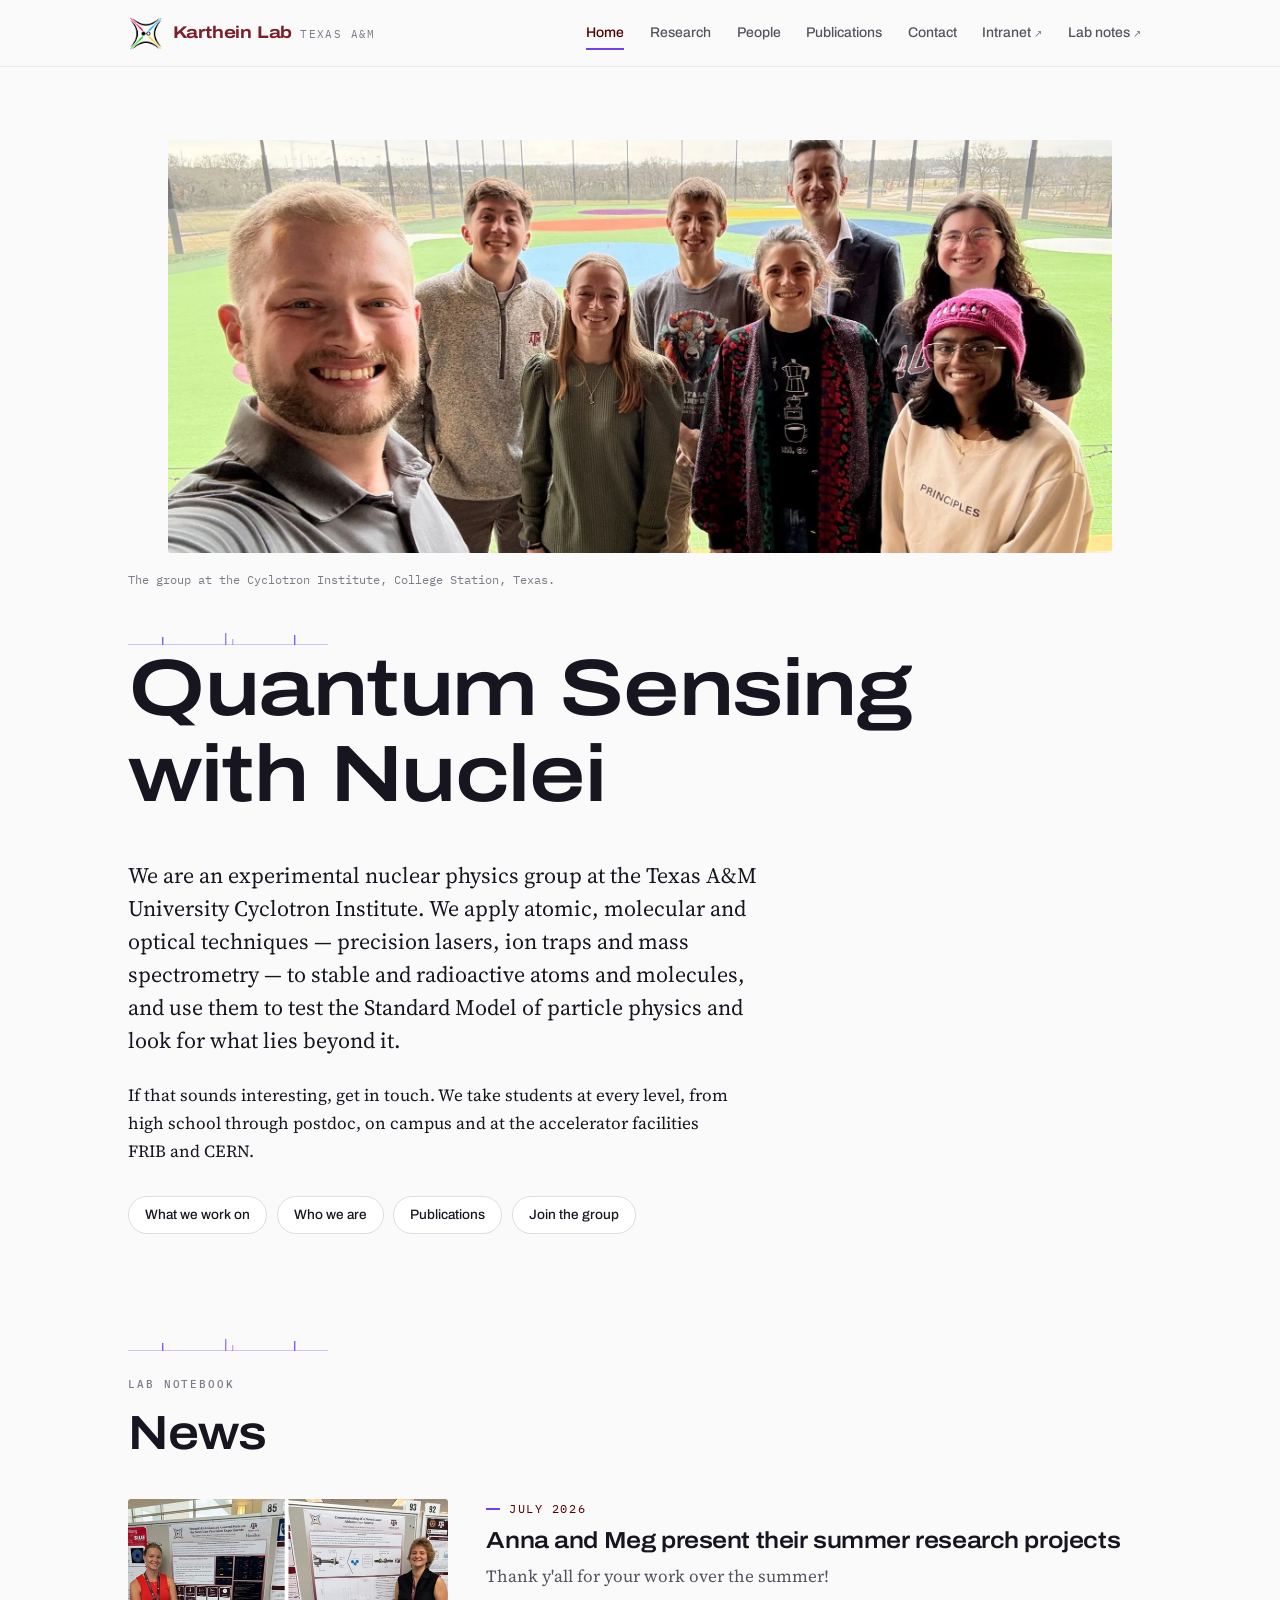
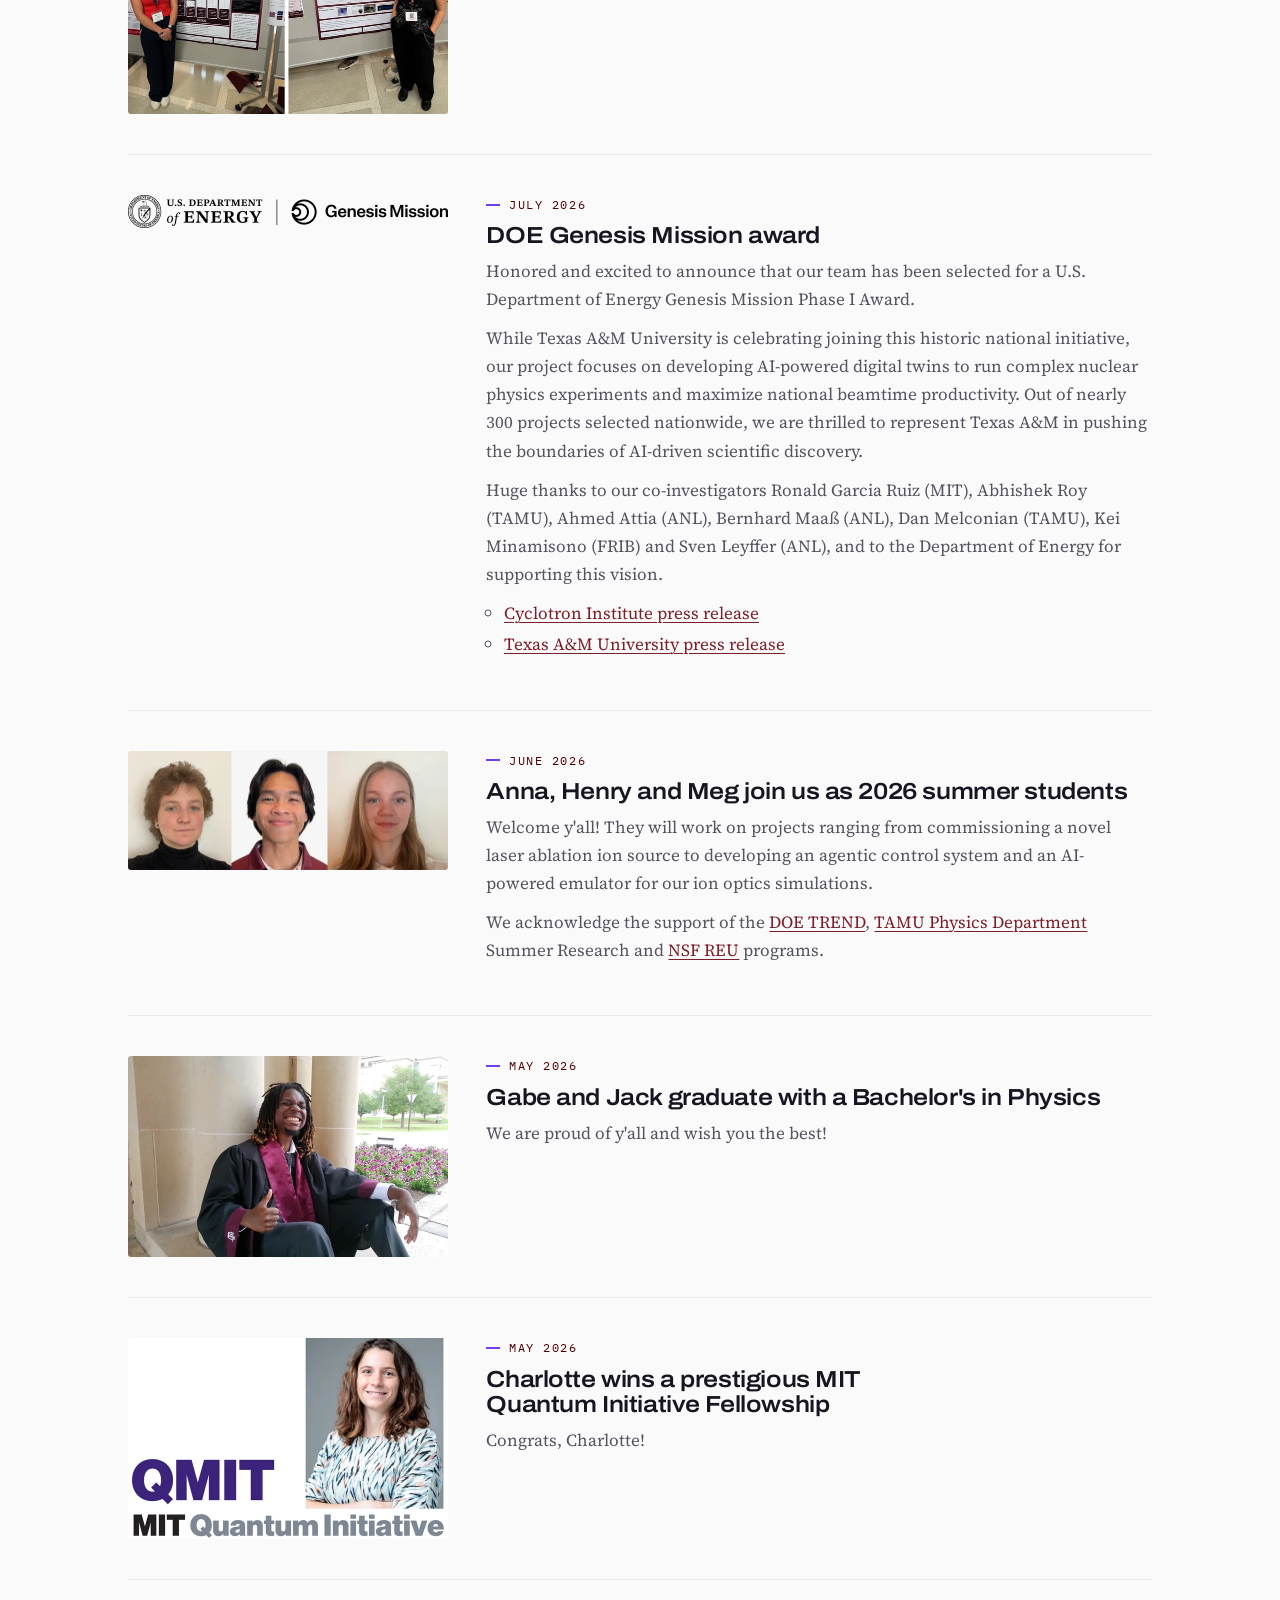
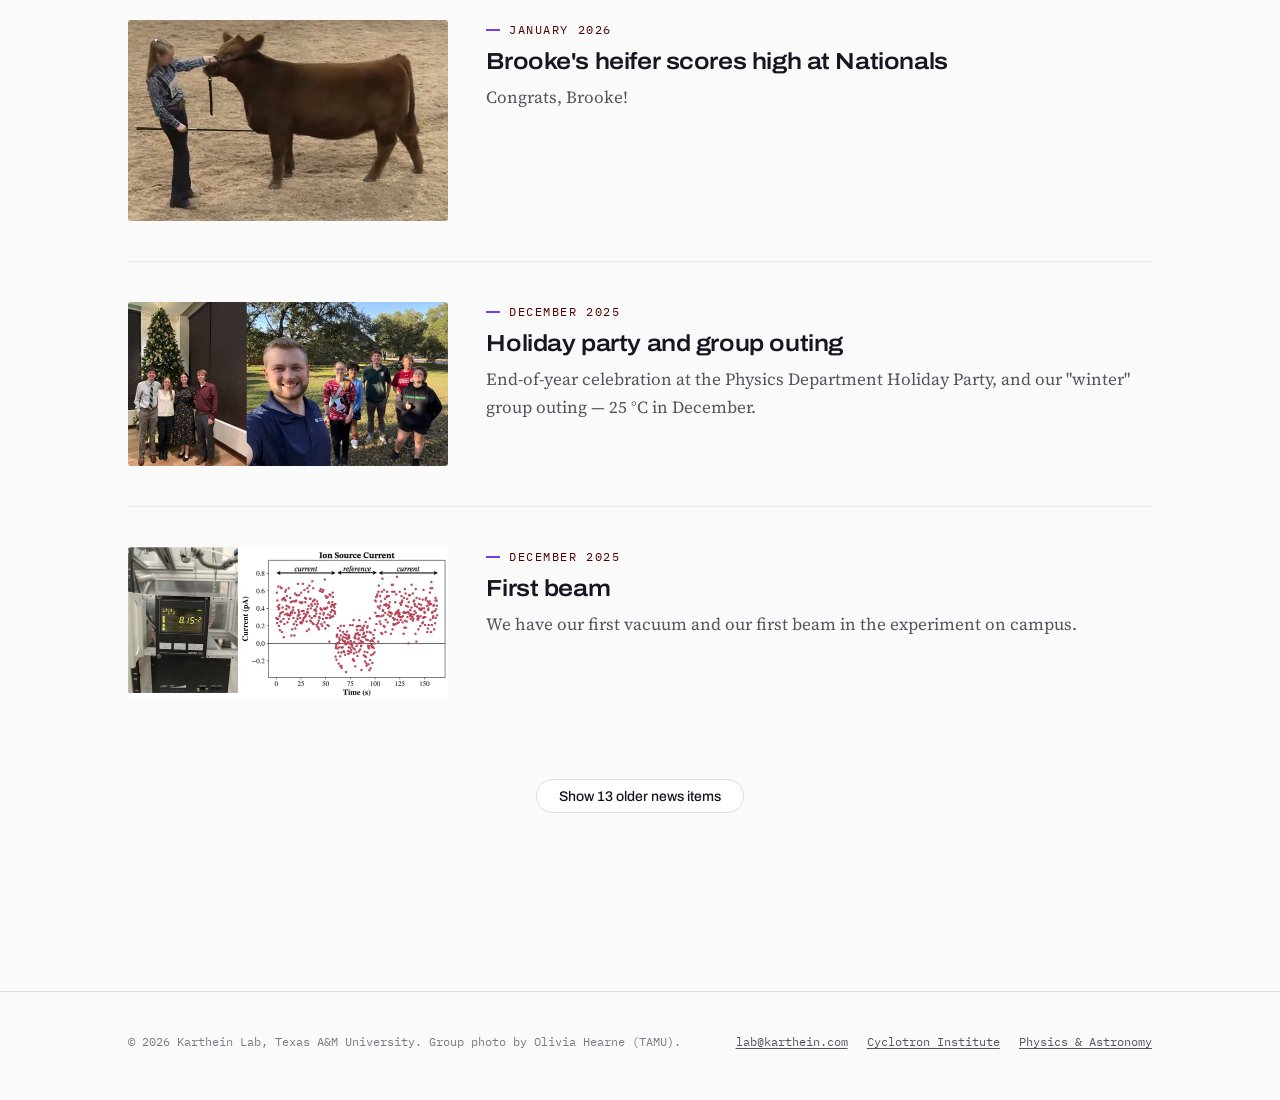
<file: index.html>
<!DOCTYPE html>
<html lang="en">
<head>
<meta charset="utf-8">
<meta name="viewport" content="width=device-width, initial-scale=1">
<title>Karthein Lab — Precision measurements on radioactive atoms and molecules</title>
<meta name="description" content="The Karthein Lab at the Texas A&amp;M University Cyclotron Institute uses lasers, ion traps and mass spectrometry on radioactive atoms and molecules to test the Standard Model.">

<meta property="og:title" content="Karthein Lab @ Texas A&amp;M">
<meta property="og:description" content="Precision laser spectroscopy and ion trapping on radioactive atoms and molecules at the Texas A&amp;M Cyclotron Institute.">
<meta property="og:type" content="website">
<meta property="og:url" content="https://lab.karthein.com/">
<meta property="og:image" content="https://lab.karthein.com/assets/img/group-photo.jpg">
<meta name="twitter:card" content="summary_large_image">
<link rel="canonical" href="https://lab.karthein.com/">

<link rel="icon" href="assets/img/logo.png" type="image/png">
<link rel="apple-touch-icon" href="assets/img/logo.png">
<link rel="preconnect" href="https://fonts.googleapis.com">
<link rel="preconnect" href="https://fonts.gstatic.com" crossorigin>
<link rel="preconnect" href="https://inspirehep.net">
<link href="https://fonts.googleapis.com/css2?family=Archivo:wdth,wght@62..125,400..700&family=IBM+Plex+Mono:wght@400;500&family=Source+Serif+4:opsz,wght@8..60,400..700&display=swap" rel="stylesheet">
<link rel="stylesheet" href="assets/css/site.css">
</head>

<body data-page="home">
<a class="skip-link" href="#main">Skip to content</a>

<header class="masthead">
  <div class="wrap masthead__inner">
    <a class="wordmark" href="index.html">
      <img class="wordmark__logo" src="assets/img/logo.png" alt=""
           onerror="this.remove()">
      <span class="wordmark__text">Karthein Lab <span class="wordmark__sub">Texas A&amp;M</span></span>
    </a>
    <button class="nav-toggle" aria-expanded="false" aria-controls="site-nav">Menu</button>
    <nav class="nav" id="site-nav" aria-label="Main">
      <a href="index.html" data-nav="home">Home</a>
      <a href="research.html" data-nav="research">Research</a>
      <a href="people.html" data-nav="people">People</a>
      <a href="publications.html" data-nav="publications">Publications</a>
      <a href="contact.html" data-nav="contact">Contact</a>
      <a class="is-external" href="https://sites.google.com/tamu.edu/kartheinlab-intranet" rel="noopener">Intranet</a>
      <a class="is-external" href="https://notes.lab.karthein.com/" rel="noopener">Lab notes</a>
    </nav>
  </div>
</header>

<main id="main">

  <!-- ============ hero ============ -->
  <section class="wrap hero">
    <figure class="hero__figure" data-fallback="Add assets/img/group-photo.jpg">
      <img src="assets/img/group-photo.webp"
           alt="The Karthein Lab group outside the Cyclotron Institute at Texas A&amp;M University"
           fetchpriority="high" width="1600" height="700"
           onerror="this.remove(); this.parentNode.classList.add('is-missing')">
    </figure>
    <p class="hero__caption">The group at the Cyclotron Institute, College Station, Texas.</p>

    <div class="hero__text">
      <div class="spectrum spectrum--short" role="presentation"></div>
      <h1>Quantum Sensing with Nuclei</h1>
      <p class="lede">
        We are an experimental nuclear physics group at the Texas A&amp;M University
        Cyclotron Institute. We apply atomic, molecular and optical techniques —
        precision lasers, ion traps and mass spectrometry — to stable and radioactive
        atoms and molecules, and use them to test the Standard Model of particle physics
        and look for what lies beyond it.
      </p>
      <p class="prose">
        If that sounds interesting, get in touch. We take students at every level, from
        high school through postdoc, on campus and at the accelerator facilities FRIB
        and CERN.
      </p>

      <ul class="quicklinks">
        <li><a href="research.html">What we work on</a></li>
        <li><a href="people.html">Who we are</a></li>
        <li><a href="publications.html">Publications</a></li>
        <li><a href="contact.html">Join the group</a></li>
      </ul>
    </div>
  </section>

  <!-- ============ news ============ -->
  <section class="wrap section" aria-labelledby="news-heading">
    <div class="section__head">
      <div class="spectrum spectrum--short" role="presentation"></div>
      <span class="eyebrow">Lab notebook</span>
      <h2 id="news-heading">News</h2>
    </div>

    <div data-feed>
      <p class="status">Loading news…</p>
    </div>

    <div class="feed__more">
      <button class="btn" type="button" data-feed-more hidden>Show older news</button>
    </div>
  </section>

</main>

<footer class="foot">
  <div class="wrap foot__inner">
    <div>© <span id="year">2026</span> Karthein Lab, Texas A&amp;M University. Group photo by Olivia Hearne (TAMU).</div>
    <div class="foot__links">
      <a href="mailto:lab@karthein.com">lab@karthein.com</a>
      <a href="https://cyclotron.tamu.edu/" rel="noopener">Cyclotron Institute</a>
      <a href="https://artsci.tamu.edu/physics-astronomy/index.html" rel="noopener">Physics &amp; Astronomy</a>
    </div>
  </div>
</footer>

<script>document.getElementById("year").textContent = new Date().getFullYear();</script>
<script src="assets/js/site.js" defer></script>
</body>
</html>
</file>
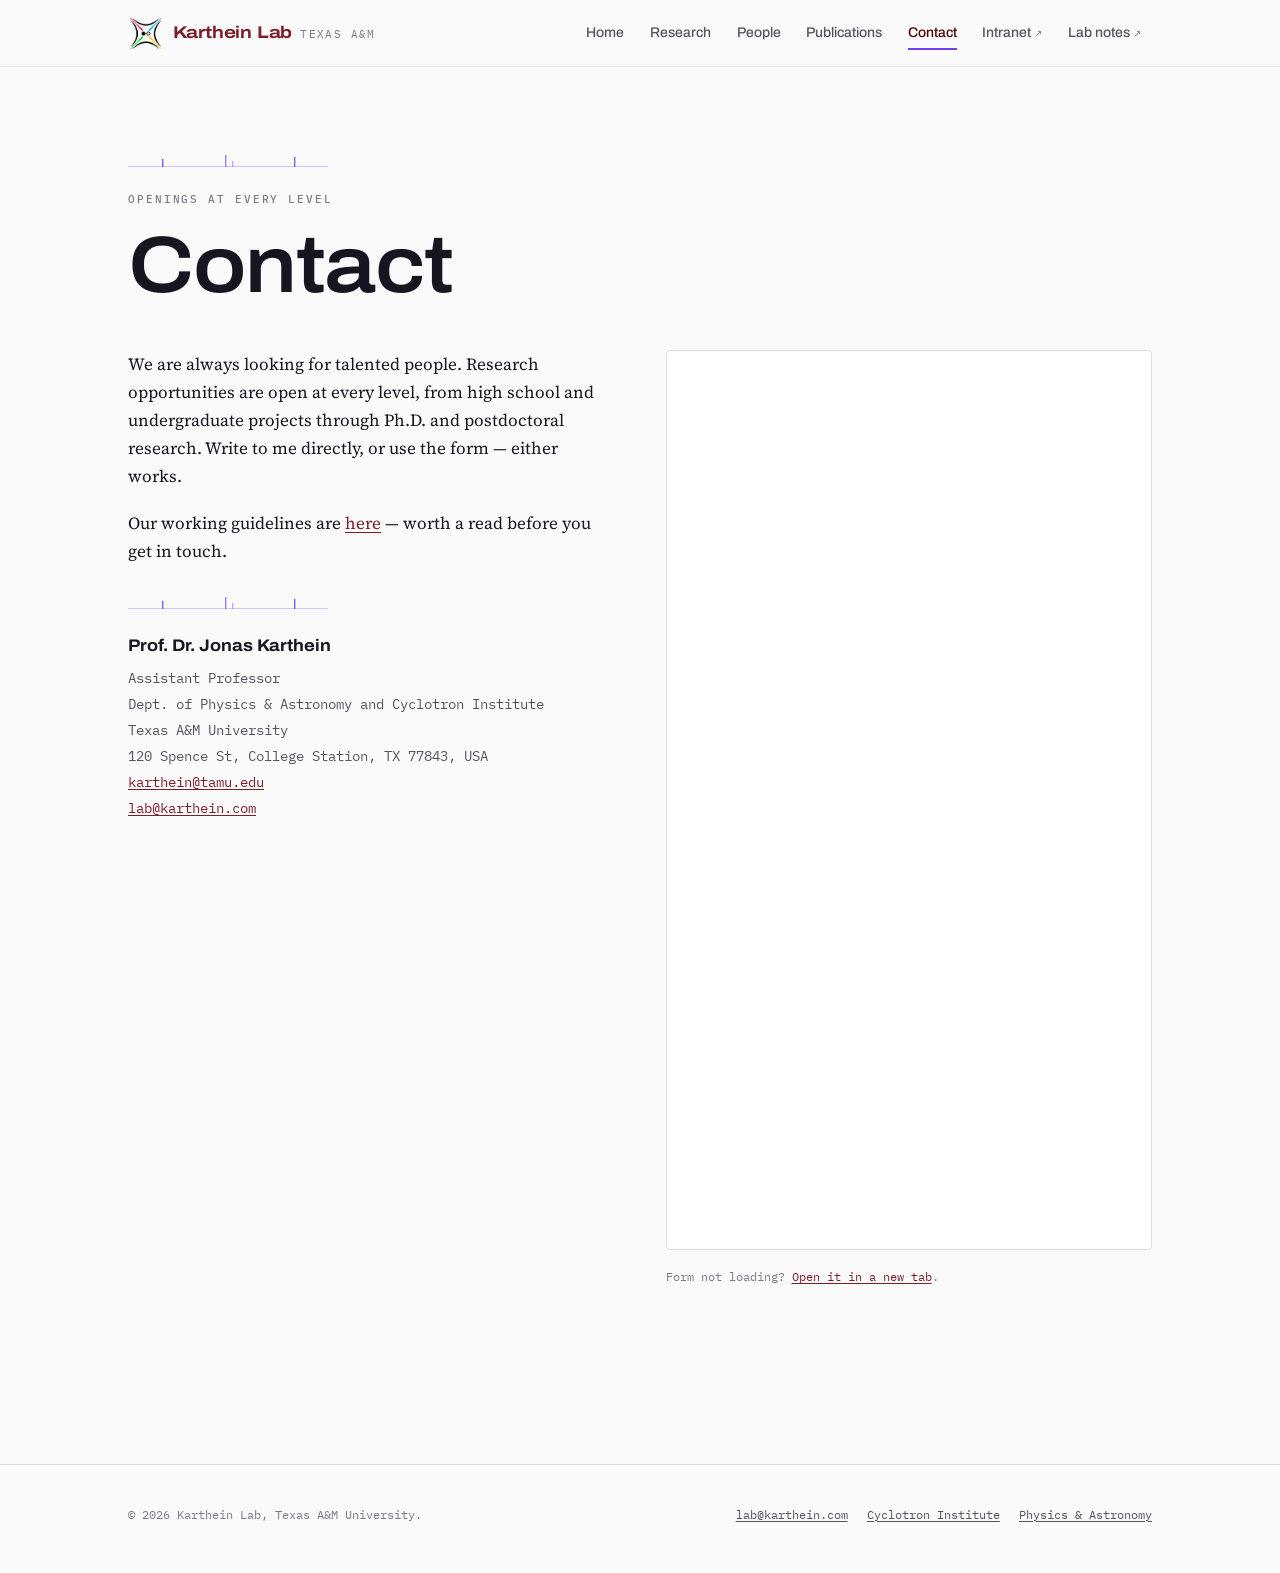
<file: contact.html>
<!DOCTYPE html>
<html lang="en">
<head>
<meta charset="utf-8">
<meta name="viewport" content="width=device-width, initial-scale=1">
<title>Contact — Karthein Lab</title>
<meta name="description" content="Contact the Karthein Lab at the Texas A&amp;M Cyclotron Institute. Research openings from high school through postdoctoral level.">
<link rel="canonical" href="https://lab.karthein.com/contact.html">

<link rel="icon" href="assets/img/logo.png" type="image/png">
<link rel="apple-touch-icon" href="assets/img/logo.png">
<link rel="preconnect" href="https://fonts.googleapis.com">
<link rel="preconnect" href="https://fonts.gstatic.com" crossorigin>
<link href="https://fonts.googleapis.com/css2?family=Archivo:wdth,wght@62..125,400..700&family=IBM+Plex+Mono:wght@400;500&family=Source+Serif+4:opsz,wght@8..60,400..700&display=swap" rel="stylesheet">
<link rel="stylesheet" href="assets/css/site.css">
</head>

<body data-page="contact">
<a class="skip-link" href="#main">Skip to content</a>

<header class="masthead">
  <div class="wrap masthead__inner">
    <a class="wordmark" href="index.html">
      <img class="wordmark__logo" src="assets/img/logo.png" alt=""
           onerror="this.remove()">
      <span class="wordmark__text">Karthein Lab <span class="wordmark__sub">Texas A&amp;M</span></span>
    </a>
    <button class="nav-toggle" aria-expanded="false" aria-controls="site-nav">Menu</button>
    <nav class="nav" id="site-nav" aria-label="Main">
      <a href="index.html" data-nav="home">Home</a>
      <a href="research.html" data-nav="research">Research</a>
      <a href="people.html" data-nav="people">People</a>
      <a href="publications.html" data-nav="publications">Publications</a>
      <a href="contact.html" data-nav="contact">Contact</a>
      <a class="is-external" href="https://sites.google.com/tamu.edu/kartheinlab-intranet" rel="noopener">Intranet</a>
      <a class="is-external" href="https://notes.lab.karthein.com/" rel="noopener">Lab notes</a>
    </nav>
  </div>
</header>

<main id="main" class="wrap section">

  <div class="section__head">
    <div class="spectrum spectrum--short" role="presentation"></div>
    <span class="eyebrow">Openings at every level</span>
    <h1>Contact</h1>
  </div>

  <div class="contact-grid">
    <div>
      <p class="prose">
        We are always looking for talented people. Research opportunities are open at every
        level, from high school and undergraduate projects through Ph.D. and postdoctoral
        research. Write to me directly, or use the form — either works.
      </p>
      <p class="prose">
        Our working guidelines are
        <a href="https://docs.google.com/document/d/1bhb8kht2H8dxqfJ-ieKIdlkiDR4buvicchen1N3KfRc/edit?usp=sharing" rel="noopener">here</a>
        — worth a read before you get in touch.
      </p>

      <div class="spectrum spectrum--short" role="presentation" style="margin:2rem 0 1.25rem"></div>

      <address class="addr">
        <strong>Prof. Dr. Jonas Karthein</strong>
        Assistant Professor<br>
        Dept. of Physics &amp; Astronomy and Cyclotron Institute<br>
        Texas A&amp;M University<br>
        120 Spence St, College Station, TX 77843, USA<br>
        <a href="mailto:karthein@tamu.edu">karthein@tamu.edu</a><br>
        <a href="mailto:lab@karthein.com">lab@karthein.com</a>
      </address>
    </div>

    <div>
      <h2 class="visually-hidden">Contact form</h2>
      <iframe class="form-frame"
              src="https://docs.google.com/forms/d/e/1FAIpQLSdWmrZjRezrcNKHD0LHxv7GWTyAAWj7x9jtVG5ib5iADtPisQ/viewform?embedded=true"
              title="Contact form for the Karthein Lab"
              loading="lazy">Loading form…</iframe>
      <p class="hero__caption">
        Form not loading?
        <a href="https://docs.google.com/forms/d/e/1FAIpQLSdWmrZjRezrcNKHD0LHxv7GWTyAAWj7x9jtVG5ib5iADtPisQ/viewform" rel="noopener">Open it in a new tab</a>.
      </p>
    </div>
  </div>

</main>

<footer class="foot">
  <div class="wrap foot__inner">
    <div>© <span id="year">2026</span> Karthein Lab, Texas A&amp;M University.</div>
    <div class="foot__links">
      <a href="mailto:lab@karthein.com">lab@karthein.com</a>
      <a href="https://cyclotron.tamu.edu/" rel="noopener">Cyclotron Institute</a>
      <a href="https://artsci.tamu.edu/physics-astronomy/index.html" rel="noopener">Physics &amp; Astronomy</a>
    </div>
  </div>
</footer>

<script>document.getElementById("year").textContent = new Date().getFullYear();</script>
<script src="assets/js/site.js" defer></script>
</body>
</html>
</file>
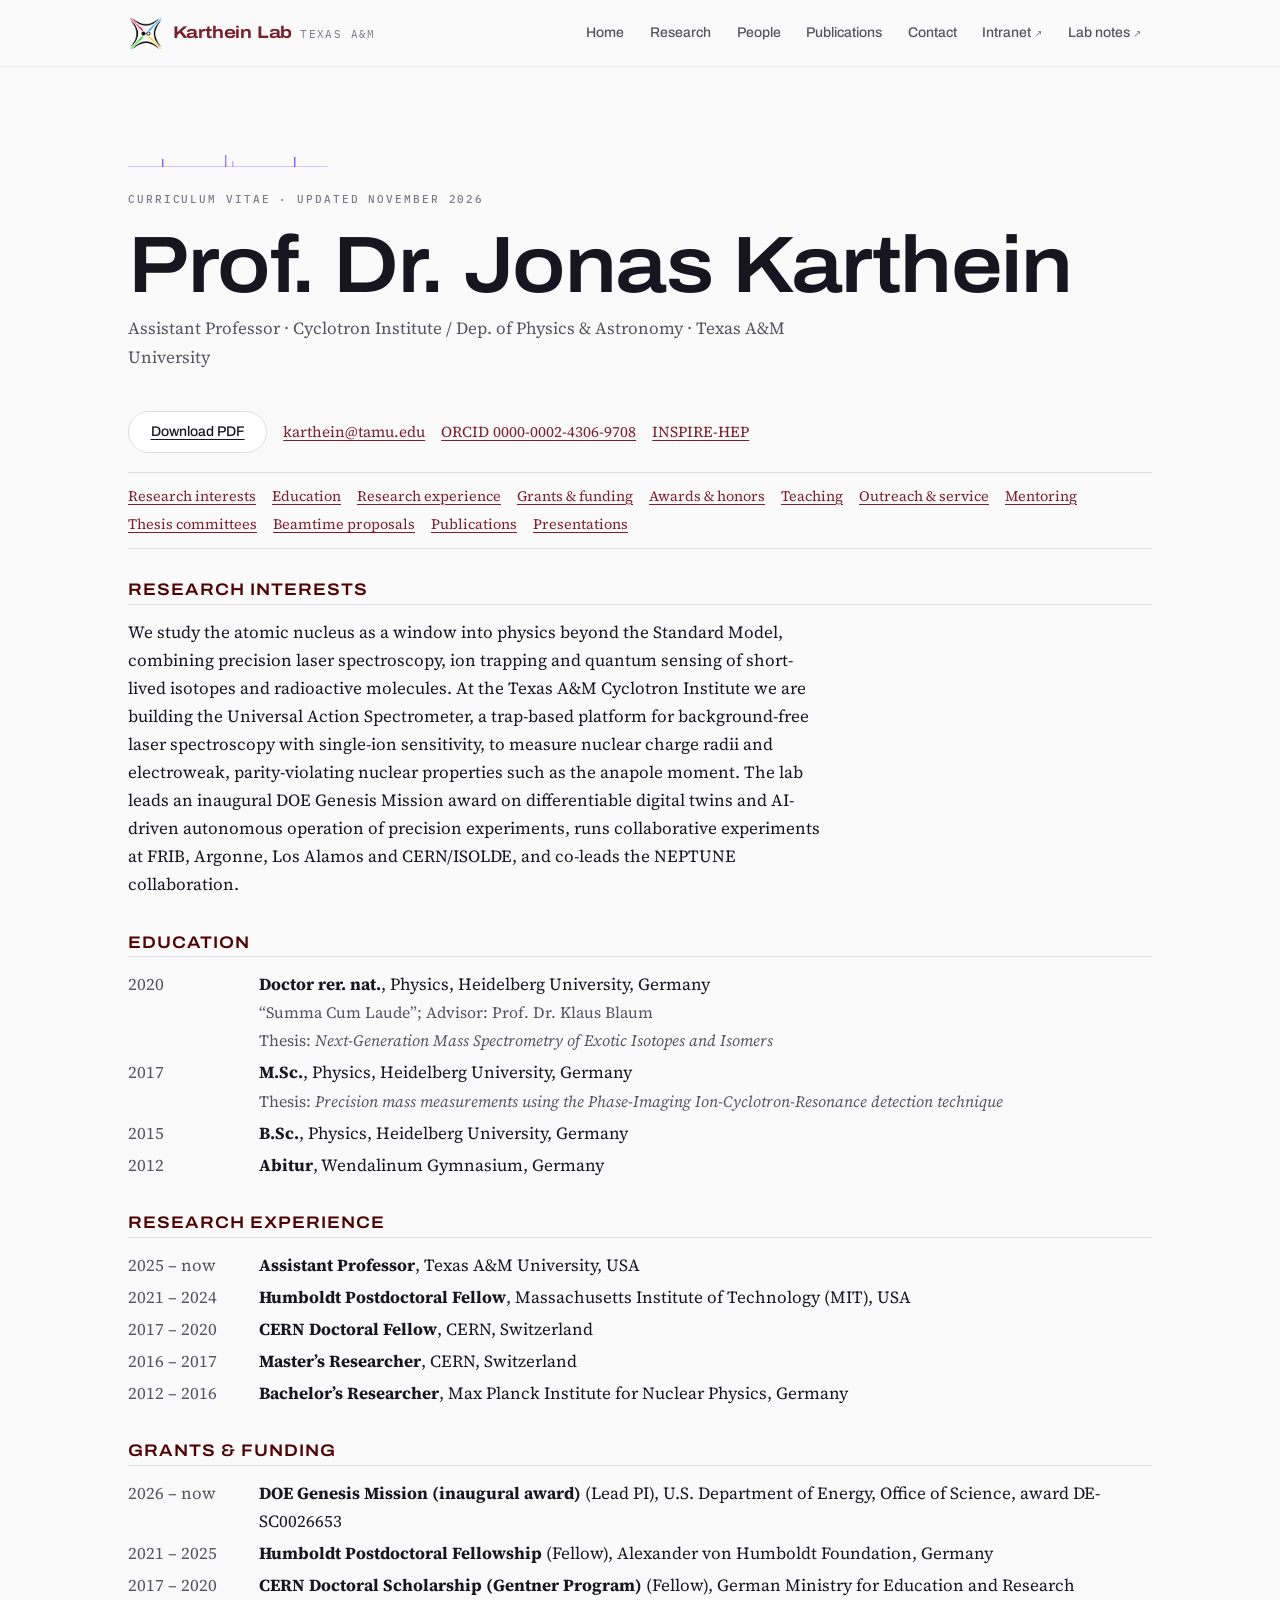
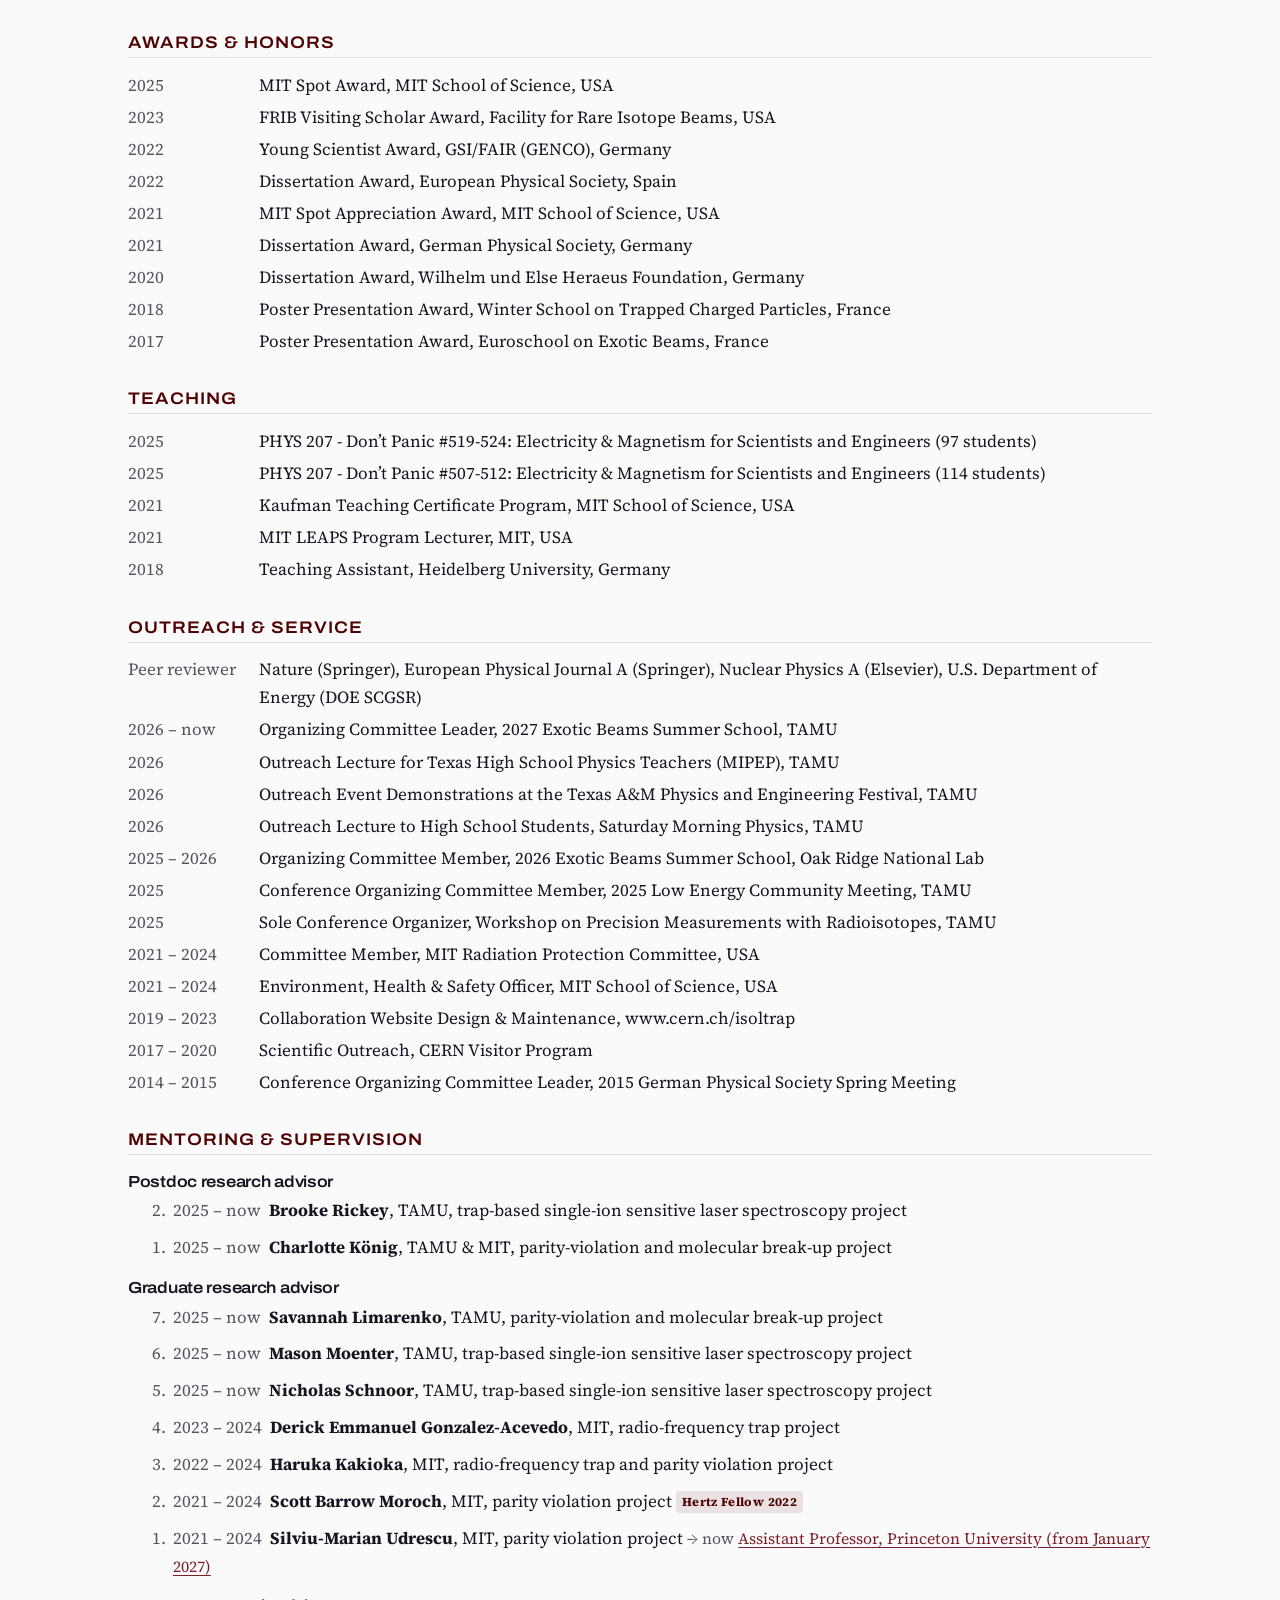
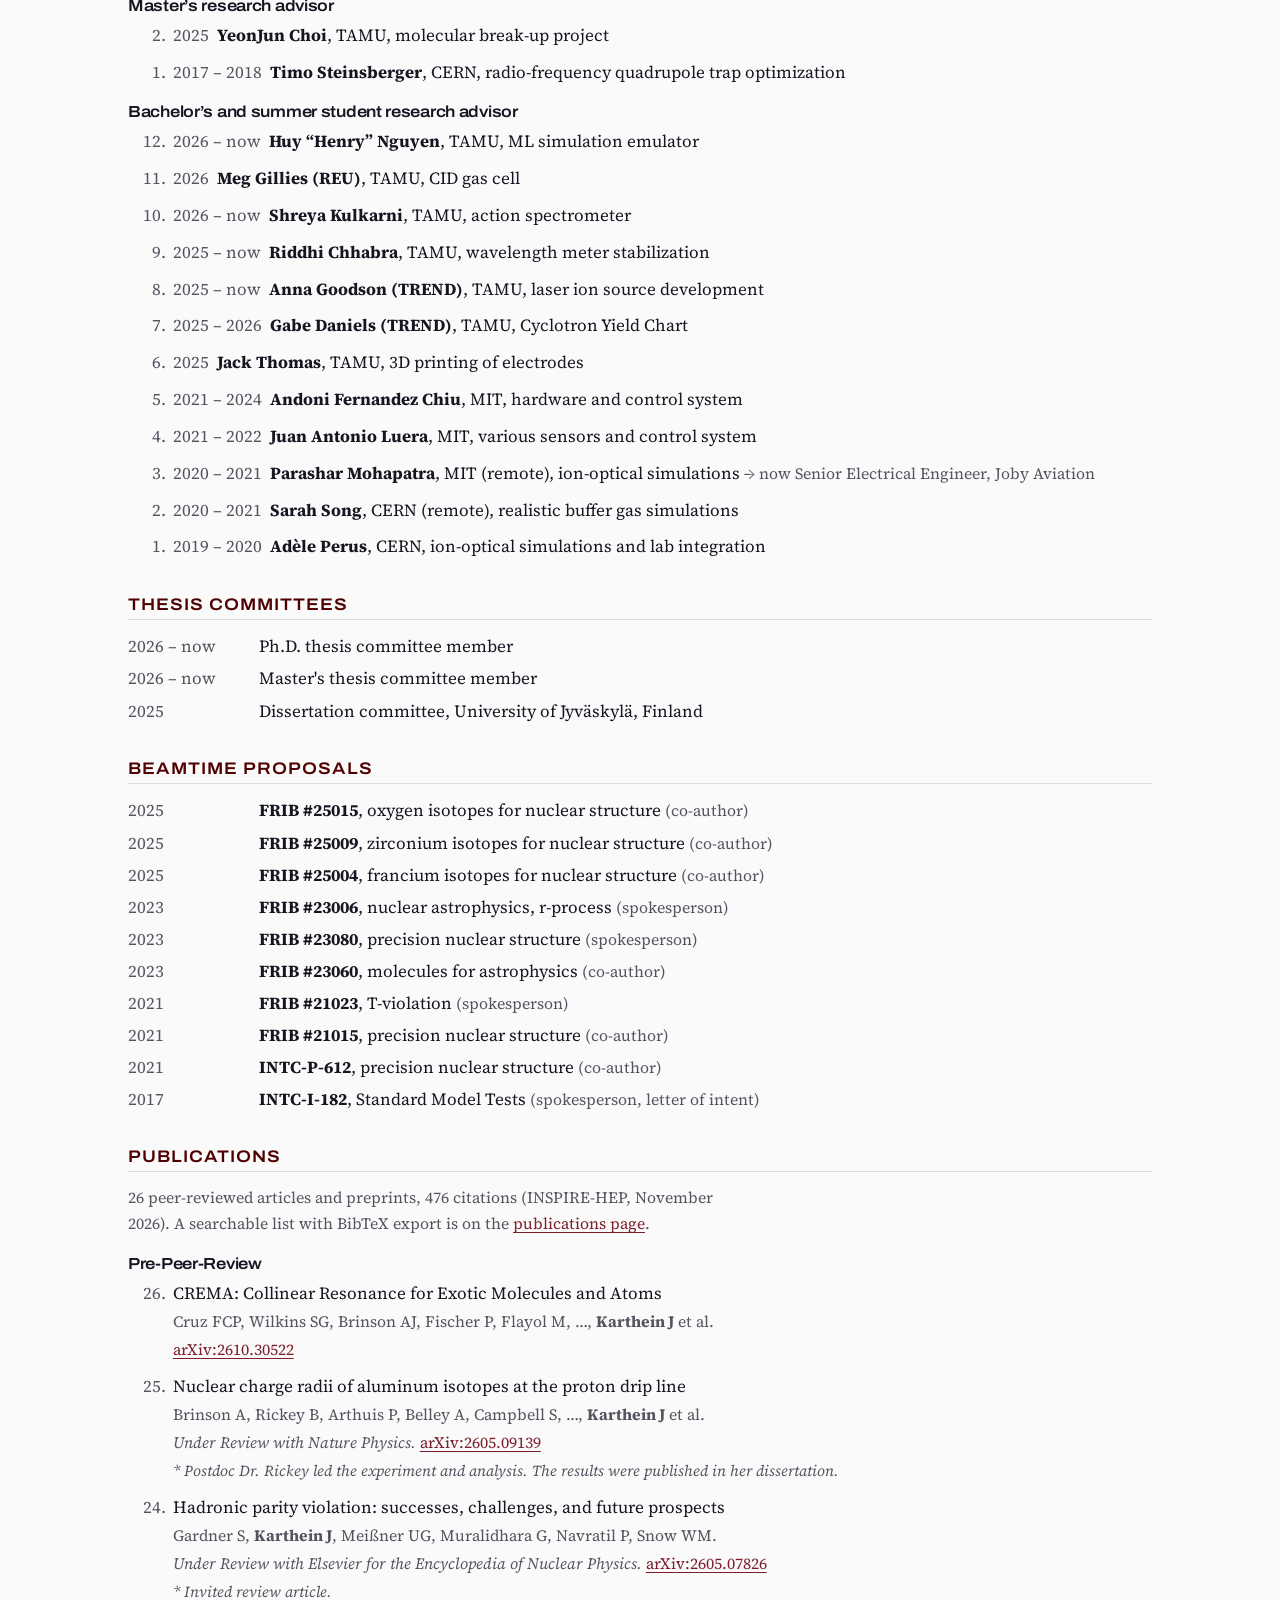
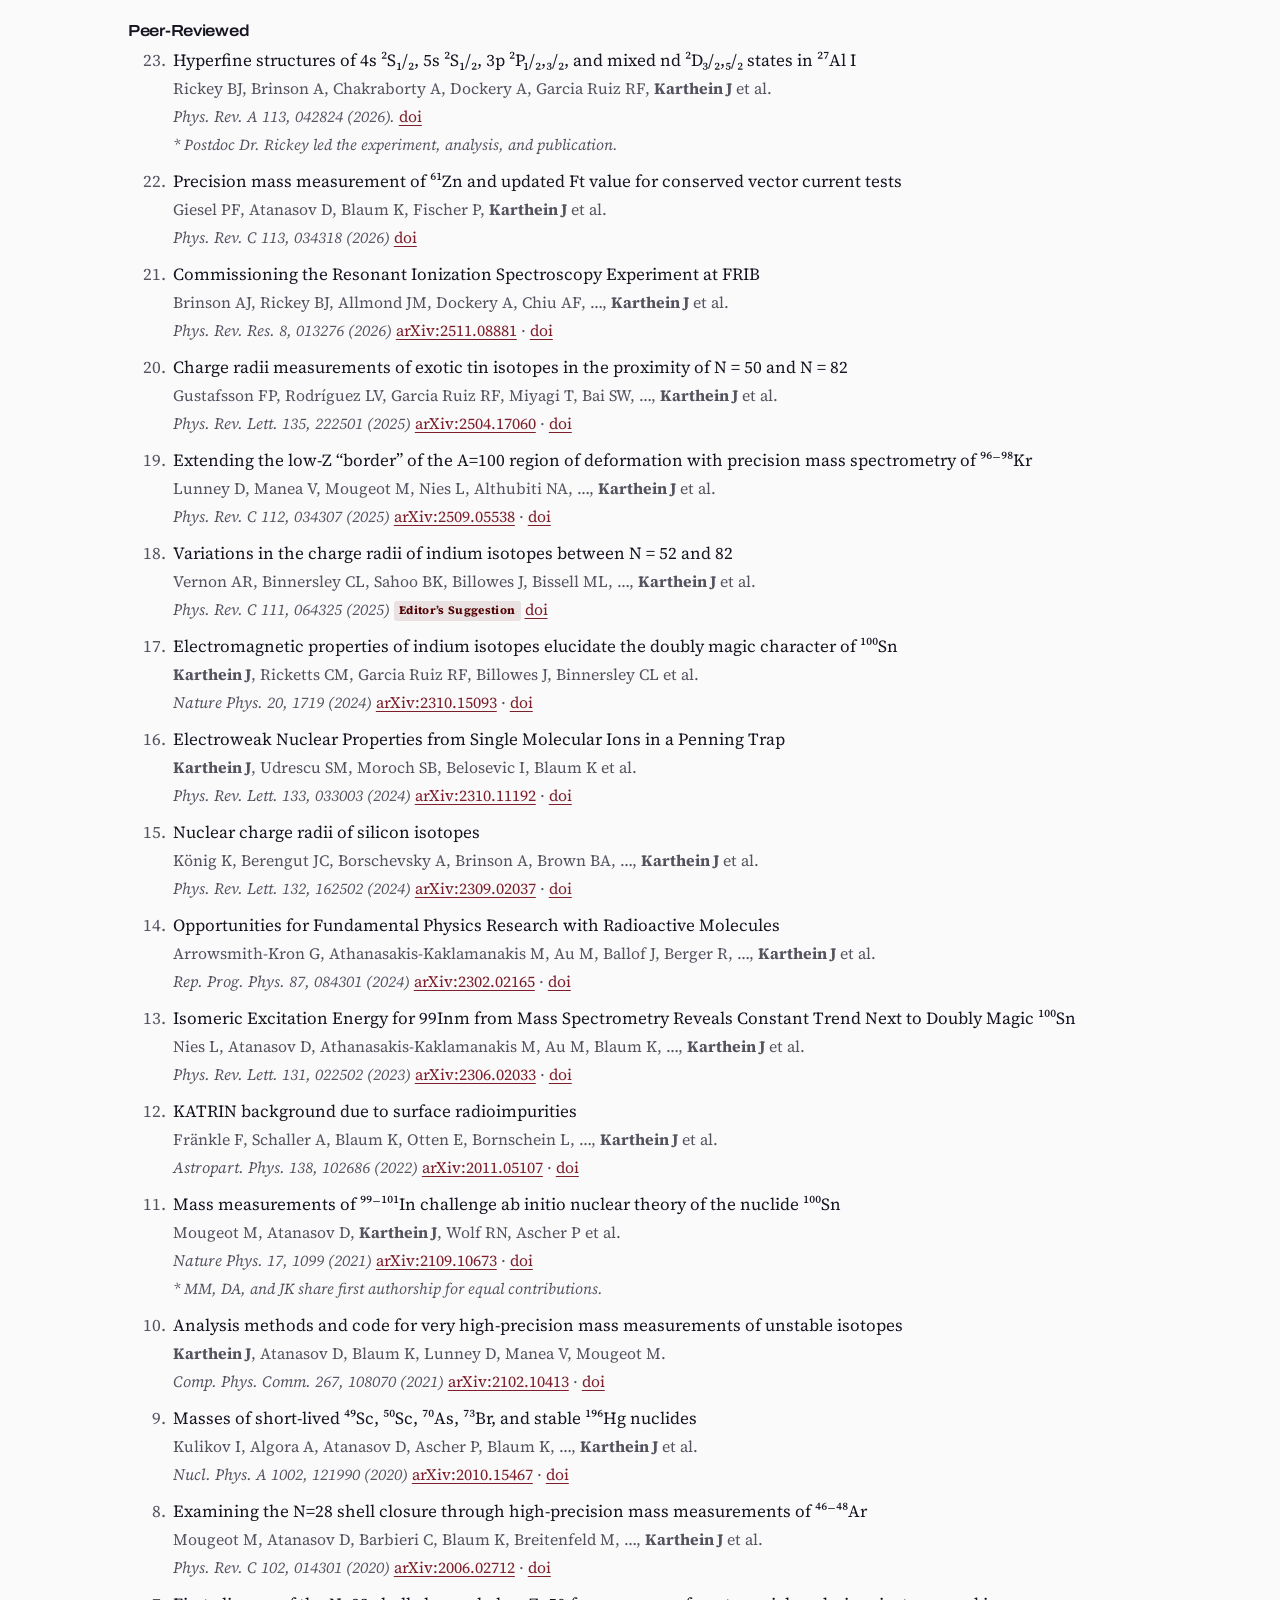
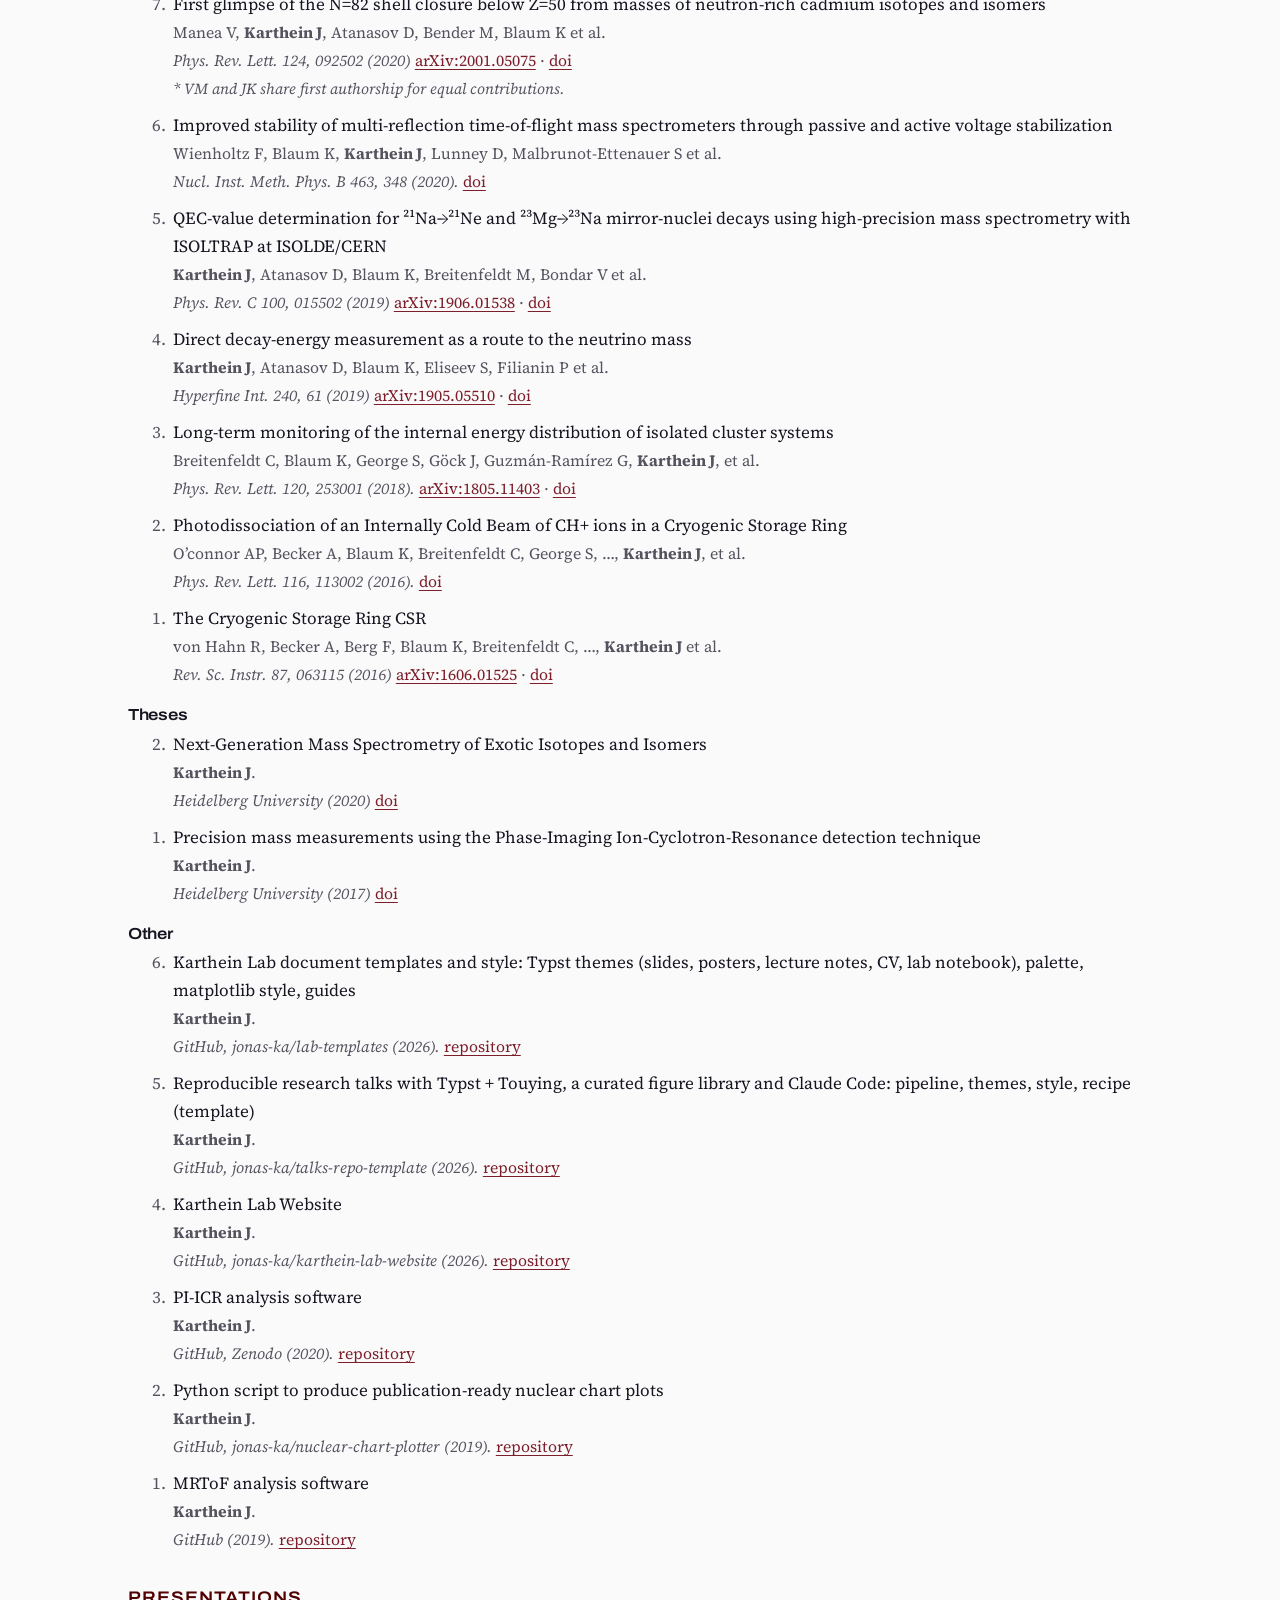
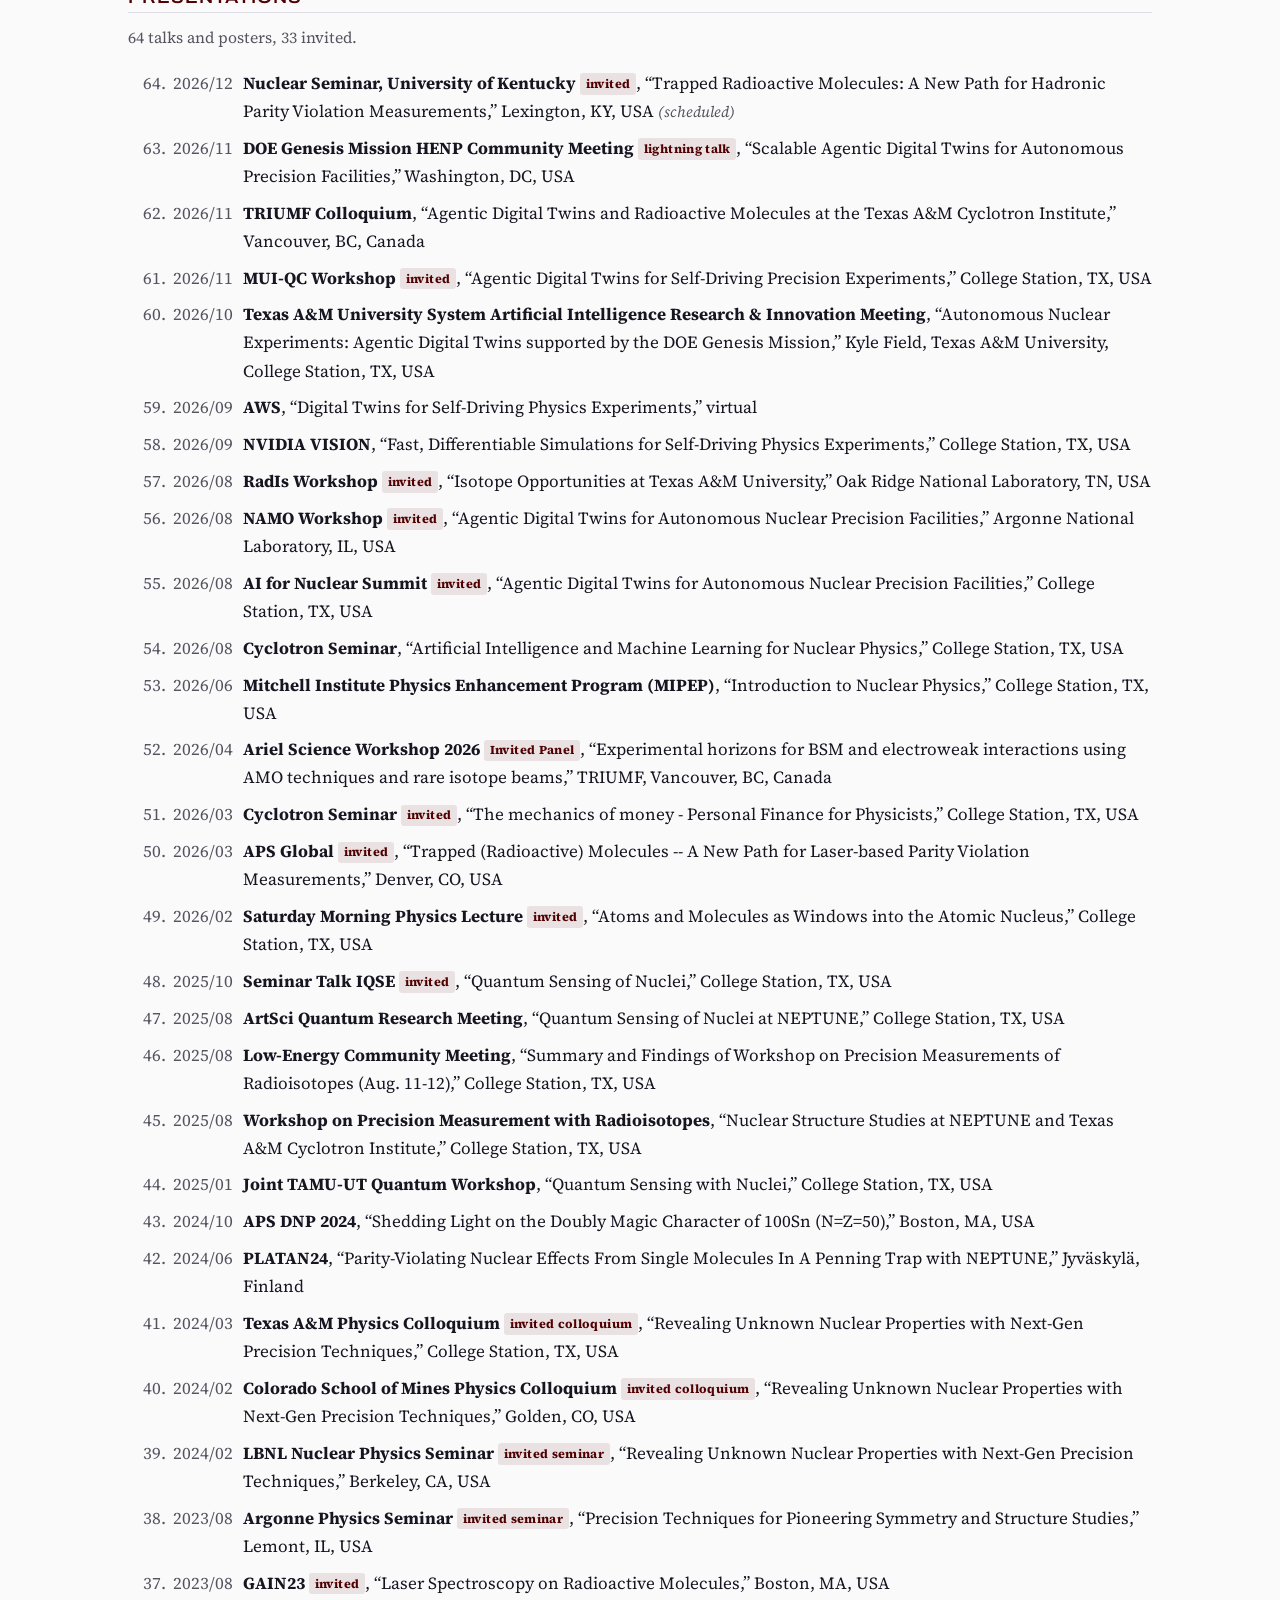
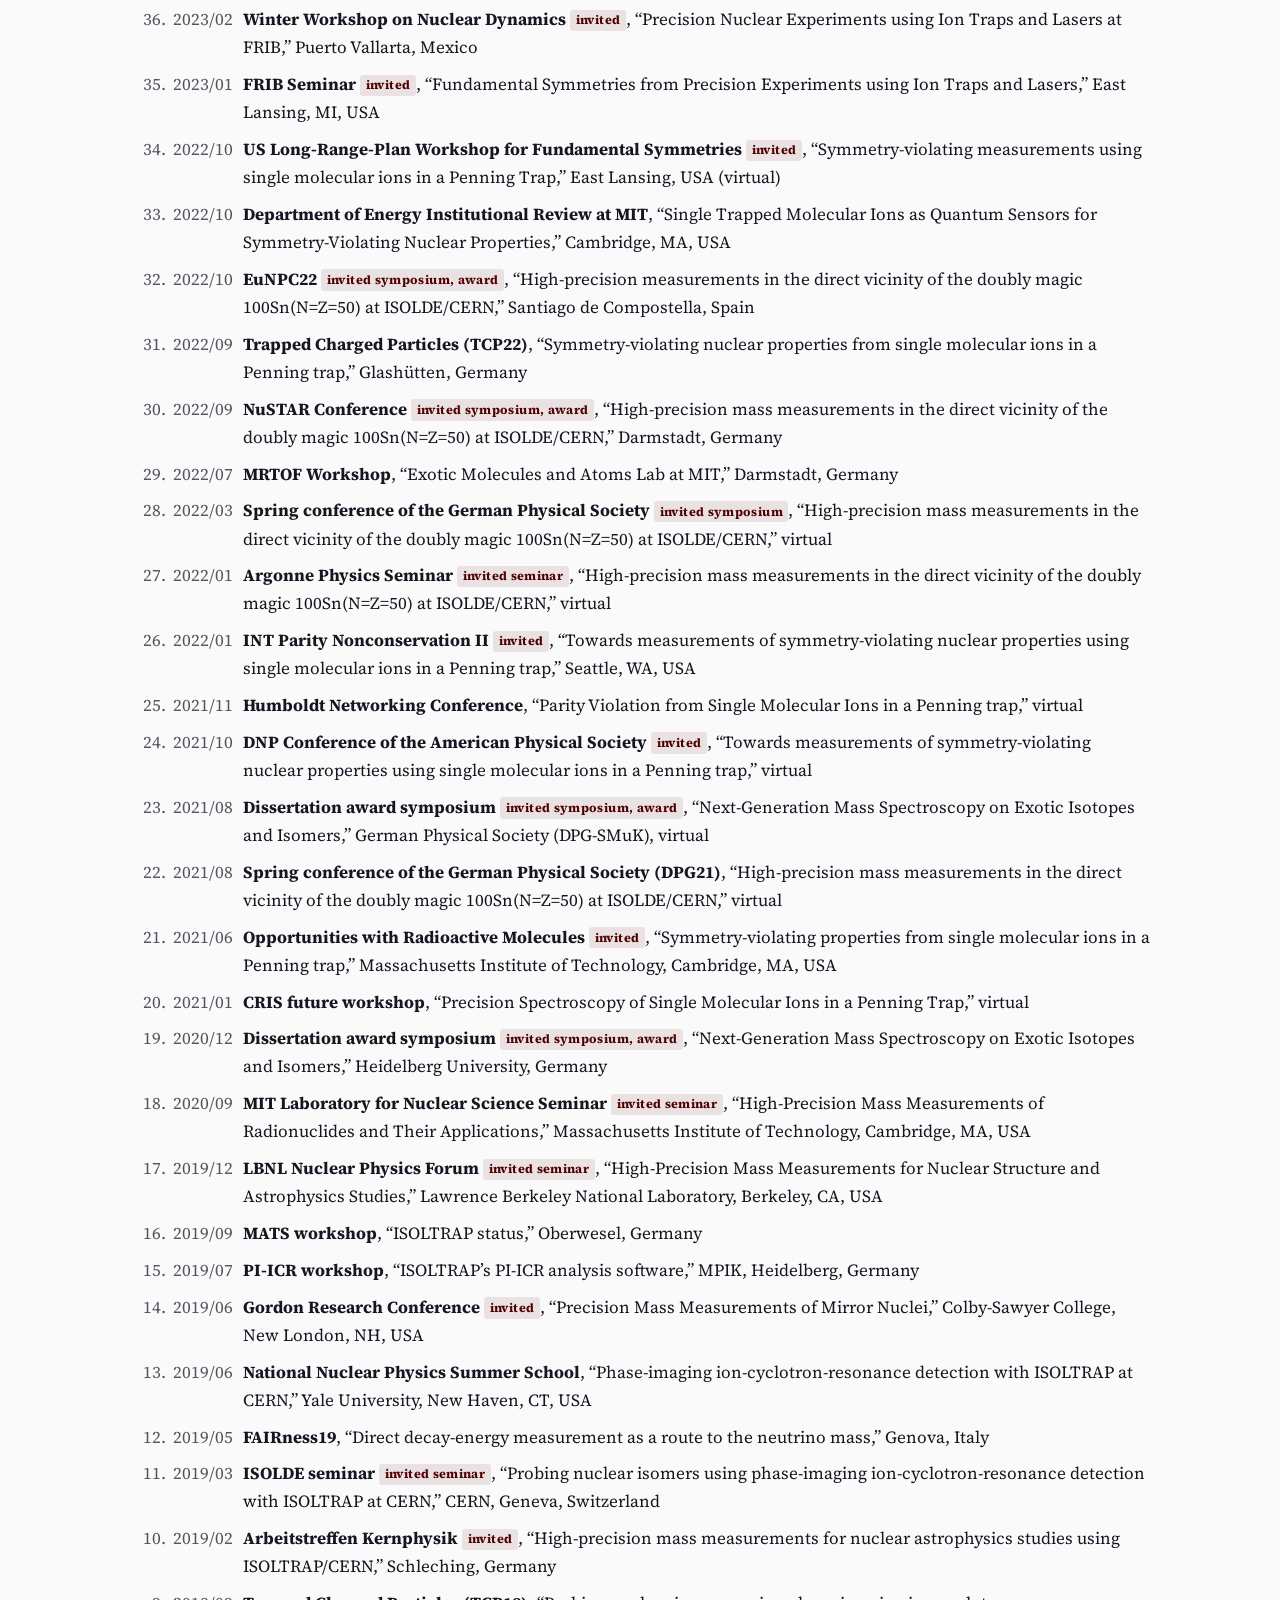
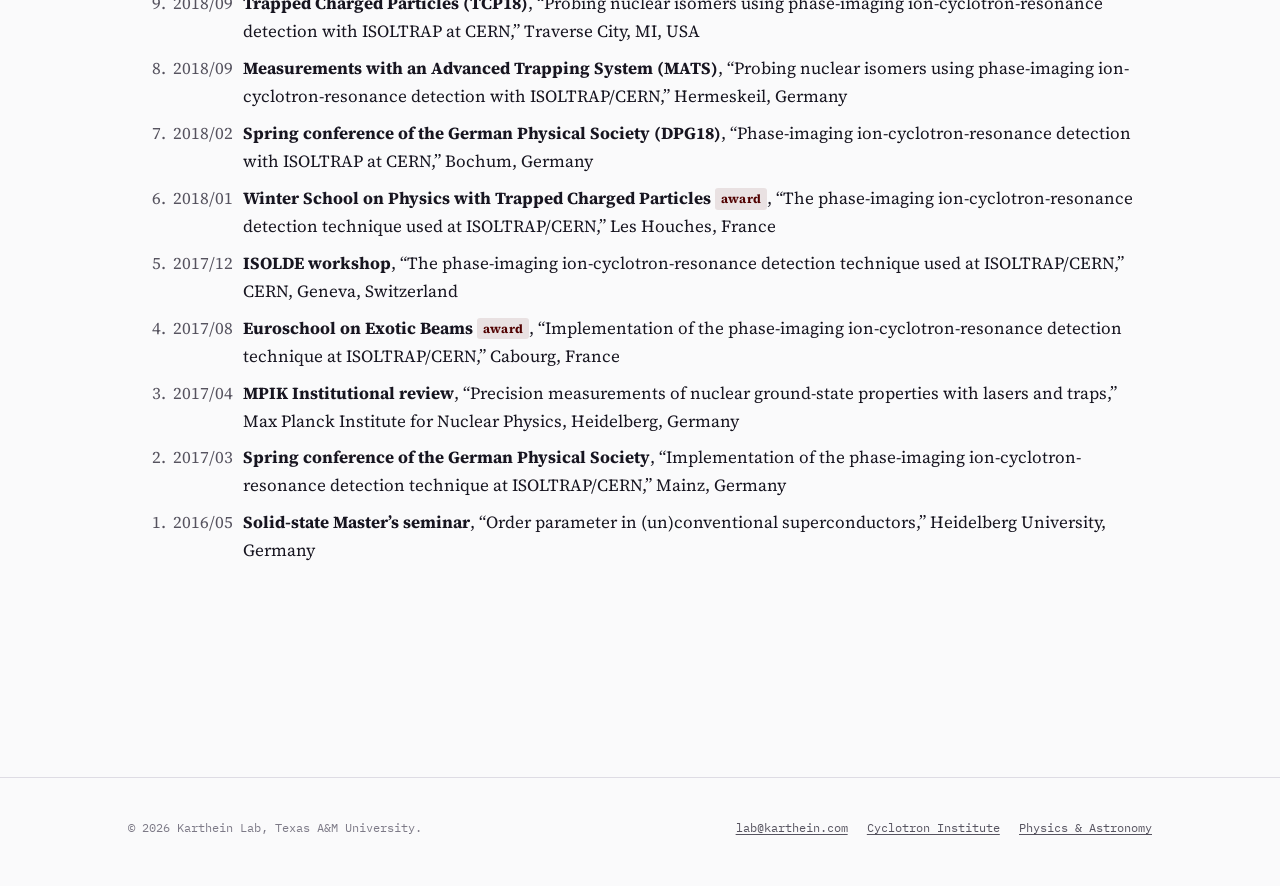
<file: cv.html>
<!DOCTYPE html>
<html lang="en">
<head>
<meta charset="utf-8">
<meta name="viewport" content="width=device-width, initial-scale=1">
<title>Curriculum vitae — Prof. Dr. Jonas Karthein</title>
<meta name="description" content="Curriculum vitae of Prof. Dr. Jonas Karthein, Assistant Professor, Cyclotron Institute / Dep. of Physics &amp; Astronomy, Texas A&amp;M University: publications, presentations, mentoring, awards.">
<link rel="canonical" href="https://lab.karthein.com/cv.html">

<link rel="icon" href="assets/img/logo.png" type="image/png">
<link rel="apple-touch-icon" href="assets/img/logo.png">
<link rel="preconnect" href="https://fonts.googleapis.com">
<link rel="preconnect" href="https://fonts.gstatic.com" crossorigin>
<link href="https://fonts.googleapis.com/css2?family=Archivo:wdth,wght@62..125,400..700&family=IBM+Plex+Mono:wght@400;500&family=Source+Serif+4:opsz,wght@8..60,400..700&display=swap" rel="stylesheet">
<link rel="stylesheet" href="assets/css/site.css">

<style>
.cv { --cv-date: 7.2rem; }
.cv h1 { margin: .2rem 0 .3rem; }
.cv .cv-sub { color: var(--slate, #56535f); margin: 0 0 1rem; }
.cv .cv-actions { display: flex; flex-wrap: wrap; gap: .6rem 1rem; align-items: center; margin: 0 0 1.2rem; font-size: .95rem; }
.cv .cv-toc { display: flex; flex-wrap: wrap; gap: .3rem 1rem; font-size: .9rem; margin: 0 0 2rem; padding: .7rem 0; border-top: 1px solid var(--rule, #dedce4); border-bottom: 1px solid var(--rule, #dedce4); }
.cv section { margin: 0 0 2.2rem; scroll-margin-top: 5rem; }
.cv h2 { font-size: 1.05rem; letter-spacing: .06em; text-transform: uppercase; color: var(--maroon, #500000); border-bottom: 1px solid var(--rule, #dedce4); padding-bottom: .3rem; margin: 0 0 .8rem; }
.cv h3 { font-size: 1rem; margin: 1.1rem 0 .4rem; }
.cv p { max-width: 78ch; }
.cv dl.cv-dated { display: grid; grid-template-columns: var(--cv-date) 1fr; gap: .25rem 1rem; margin: 0; }
.cv dl.cv-dated dt { color: var(--slate, #56535f); font-variant-numeric: tabular-nums; }
.cv dl.cv-dated dd { margin: 0; }
.cv ol.cv-num { margin: 0; padding-left: 2.6rem; }
.cv ol.cv-num li { margin: 0 0 .55rem; padding-left: .2rem; }
.cv ol.cv-num li::marker { color: var(--slate, #56535f); font-variant-numeric: tabular-nums; }
.cv .cv-meta { color: var(--slate, #56535f); font-size: .93em; }
.cv .cv-note { color: var(--slate, #56535f); font-size: .9em; font-style: italic; }
.cv .cv-tag { display: inline-block; font-size: .72em; font-weight: 700; letter-spacing: .03em; color: var(--maroon, #500000); background: color-mix(in srgb, var(--maroon, #500000) 10%, transparent); border-radius: 3px; padding: .05em .45em; vertical-align: .08em; }
.cv .cv-when { color: var(--slate, #56535f); font-variant-numeric: tabular-nums; margin-right: .5em; }
.cv ol.cv-talks li > div { display: grid; grid-template-columns: 4.4rem 1fr; }
.cv ol.cv-talks .cv-when { margin-right: 0; }
@media (max-width: 640px) { .cv dl.cv-dated { grid-template-columns: 1fr; } .cv dl.cv-dated dt { margin-top: .5rem; } }
@media print { .masthead, .foot, .cv .cv-actions, .cv .cv-toc { display: none; } }
</style>
</head>

<body data-page="cv">
<a class="skip-link" href="#main">Skip to content</a>

<header class="masthead">
  <div class="wrap masthead__inner">
    <a class="wordmark" href="index.html">
      <img class="wordmark__logo" src="assets/img/logo.png" alt=""
           onerror="this.remove()">
      <span class="wordmark__text">Karthein Lab <span class="wordmark__sub">Texas A&amp;M</span></span>
    </a>
    <button class="nav-toggle" aria-expanded="false" aria-controls="site-nav">Menu</button>
    <nav class="nav" id="site-nav" aria-label="Main">
      <a href="index.html" data-nav="home">Home</a>
      <a href="research.html" data-nav="research">Research</a>
      <a href="people.html" data-nav="people">People</a>
      <a href="publications.html" data-nav="publications">Publications</a>
      <a href="contact.html" data-nav="contact">Contact</a>
      <a class="is-external" href="https://sites.google.com/tamu.edu/kartheinlab-intranet" rel="noopener">Intranet</a>
      <a class="is-external" href="https://notes.lab.karthein.com/" rel="noopener">Lab notes</a>
    </nav>
  </div>
</header>

<main id="main" class="wrap section cv">
<div class="section__head"><div class="spectrum spectrum--short" role="presentation"></div>
<span class="eyebrow">Curriculum vitae · updated November 2026</span>
<h1>Prof. Dr. Jonas Karthein</h1>
<p class="cv-sub">Assistant Professor · Cyclotron Institute / Dep. of Physics &amp; Astronomy · Texas A&amp;M University</p></div>
<div class="cv-actions"><a class="btn" href="assets/Karthein-CV.pdf">Download PDF</a> <a href="mailto:karthein@tamu.edu">karthein@tamu.edu</a> <a href="https://orcid.org/0000-0002-4306-9708" rel="noopener">ORCID 0000-0002-4306-9708</a> <a href="https://inspirehep.net/authors/1819057" rel="noopener">INSPIRE-HEP</a></div>
<nav class="cv-toc" aria-label="Sections of the CV"><a href="#interests">Research interests</a> <a href="#education">Education</a> <a href="#experience">Research experience</a> <a href="#grants">Grants &amp; funding</a> <a href="#awards">Awards &amp; honors</a> <a href="#teaching">Teaching</a> <a href="#service">Outreach &amp; service</a> <a href="#mentoring">Mentoring</a> <a href="#committees">Thesis committees</a> <a href="#beamtime">Beamtime proposals</a> <a href="#publications">Publications</a> <a href="#presentations">Presentations</a></nav>
<section id="interests"><h2>Research interests</h2><p>We study the atomic nucleus as a window into physics beyond the Standard Model, combining precision laser spectroscopy, ion trapping and quantum sensing of short-lived isotopes and radioactive molecules. At the Texas A&amp;M Cyclotron Institute we are building the Universal Action Spectrometer, a trap-based platform for background-free laser spectroscopy with single-ion sensitivity, to measure nuclear charge radii and electroweak, parity-violating nuclear properties such as the anapole moment. The lab leads an inaugural DOE Genesis Mission award on differentiable digital twins and AI-driven autonomous operation of precision experiments, runs collaborative experiments at FRIB, Argonne, Los Alamos and CERN/ISOLDE, and co-leads the NEPTUNE collaboration.</p></section>
<section id="education"><h2>Education</h2><dl class="cv-dated">
<dt>2020</dt><dd><strong>Doctor rer. nat.</strong>, Physics, Heidelberg University, Germany<br><span class="cv-meta">“Summa Cum Laude”; Advisor: Prof. Dr. Klaus Blaum</span><br><span class="cv-meta">Thesis: <em>Next-Generation Mass Spectrometry of Exotic Isotopes and Isomers</em></span></dd>
<dt>2017</dt><dd><strong>M.Sc.</strong>, Physics, Heidelberg University, Germany<br><span class="cv-meta">Thesis: <em>Precision mass measurements using the Phase-Imaging Ion-Cyclotron-Resonance detection technique</em></span></dd>
<dt>2015</dt><dd><strong>B.Sc.</strong>, Physics, Heidelberg University, Germany</dd>
<dt>2012</dt><dd><strong>Abitur</strong>, Wendalinum Gymnasium, Germany</dd>
</dl></section>
<section id="experience"><h2>Research experience</h2><dl class="cv-dated">
<dt>2025 – now</dt><dd><strong>Assistant Professor</strong>, Texas A&amp;M University, USA</dd>
<dt>2021 – 2024</dt><dd><strong>Humboldt Postdoctoral Fellow</strong>, Massachusetts Institute of Technology (MIT), USA</dd>
<dt>2017 – 2020</dt><dd><strong>CERN Doctoral Fellow</strong>, CERN, Switzerland</dd>
<dt>2016 – 2017</dt><dd><strong>Master’s Researcher</strong>, CERN, Switzerland</dd>
<dt>2012 – 2016</dt><dd><strong>Bachelor’s Researcher</strong>, Max Planck Institute for Nuclear Physics, Germany</dd>
</dl></section>
<section id="grants"><h2>Grants &amp; funding</h2><dl class="cv-dated">
<dt>2026 – now</dt><dd><strong>DOE Genesis Mission (inaugural award)</strong> (Lead PI), U.S. Department of Energy, Office of Science, award DE-SC0026653</dd>
<dt>2021 – 2025</dt><dd><strong>Humboldt Postdoctoral Fellowship</strong> (Fellow), Alexander von Humboldt Foundation, Germany</dd>
<dt>2017 – 2020</dt><dd><strong>CERN Doctoral Scholarship (Gentner Program)</strong> (Fellow), German Ministry for Education and Research</dd>
</dl></section>
<section id="awards"><h2>Awards &amp; honors</h2><dl class="cv-dated">
<dt>2025</dt><dd>MIT Spot Award, MIT School of Science, USA</dd>
<dt>2023</dt><dd>FRIB Visiting Scholar Award, Facility for Rare Isotope Beams, USA</dd>
<dt>2022</dt><dd>Young Scientist Award, GSI/FAIR (GENCO), Germany</dd>
<dt>2022</dt><dd>Dissertation Award, European Physical Society, Spain</dd>
<dt>2021</dt><dd>MIT Spot Appreciation Award, MIT School of Science, USA</dd>
<dt>2021</dt><dd>Dissertation Award, German Physical Society, Germany</dd>
<dt>2020</dt><dd>Dissertation Award, Wilhelm und Else Heraeus Foundation, Germany</dd>
<dt>2018</dt><dd>Poster Presentation Award, Winter School on Trapped Charged Particles, France</dd>
<dt>2017</dt><dd>Poster Presentation Award, Euroschool on Exotic Beams, France</dd>
</dl></section>
<section id="teaching"><h2>Teaching</h2><dl class="cv-dated">
<dt>2025</dt><dd>PHYS 207 - Don’t Panic #519-524: Electricity &amp; Magnetism for Scientists and Engineers (97 students)</dd>
<dt>2025</dt><dd>PHYS 207 - Don’t Panic #507-512: Electricity &amp; Magnetism for Scientists and Engineers (114 students)</dd>
<dt>2021</dt><dd>Kaufman Teaching Certificate Program, MIT School of Science, USA</dd>
<dt>2021</dt><dd>MIT LEAPS Program Lecturer, MIT, USA</dd>
<dt>2018</dt><dd>Teaching Assistant, Heidelberg University, Germany</dd>
</dl></section>
<section id="service"><h2>Outreach &amp; service</h2><dl class="cv-dated">
<dt>Peer reviewer</dt><dd>Nature (Springer), European Physical Journal A (Springer), Nuclear Physics A (Elsevier), U.S. Department of Energy (DOE SCGSR)</dd>
<dt>2026 – now</dt><dd>Organizing Committee Leader, 2027 Exotic Beams Summer School, TAMU</dd>
<dt>2026</dt><dd>Outreach Lecture for Texas High School Physics Teachers (MIPEP), TAMU</dd>
<dt>2026</dt><dd>Outreach Event Demonstrations at the Texas A&amp;M Physics and Engineering Festival, TAMU</dd>
<dt>2026</dt><dd>Outreach Lecture to High School Students, Saturday Morning Physics, TAMU</dd>
<dt>2025 – 2026</dt><dd>Organizing Committee Member, 2026 Exotic Beams Summer School, Oak Ridge National Lab</dd>
<dt>2025</dt><dd>Conference Organizing Committee Member, 2025 Low Energy Community Meeting, TAMU</dd>
<dt>2025</dt><dd>Sole Conference Organizer, Workshop on Precision Measurements with Radioisotopes, TAMU</dd>
<dt>2021 – 2024</dt><dd>Committee Member, MIT Radiation Protection Committee, USA</dd>
<dt>2021 – 2024</dt><dd>Environment, Health &amp; Safety Officer, MIT School of Science, USA</dd>
<dt>2019 – 2023</dt><dd>Collaboration Website Design &amp; Maintenance, www.cern.ch/isoltrap</dd>
<dt>2017 – 2020</dt><dd>Scientific Outreach, CERN Visitor Program</dd>
<dt>2014 – 2015</dt><dd>Conference Organizing Committee Leader, 2015 German Physical Society Spring Meeting</dd>
</dl></section>
<section id="mentoring"><h2>Mentoring &amp; supervision</h2>
<h3>Postdoc research advisor</h3><ol class="cv-num" reversed>
<li value="2"><span class="cv-when">2025 – now</span><strong>Brooke Rickey</strong>, TAMU, trap-based single-ion sensitive laser spectroscopy project</li>
<li value="1"><span class="cv-when">2025 – now</span><strong>Charlotte König</strong>, TAMU &amp; MIT, parity-violation and molecular break-up project</li>
</ol>
<h3>Graduate research advisor</h3><ol class="cv-num" reversed>
<li value="7"><span class="cv-when">2025 – now</span><strong>Savannah Limarenko</strong>, TAMU, parity-violation and molecular break-up project</li>
<li value="6"><span class="cv-when">2025 – now</span><strong>Mason Moenter</strong>, TAMU, trap-based single-ion sensitive laser spectroscopy project</li>
<li value="5"><span class="cv-when">2025 – now</span><strong>Nicholas Schnoor</strong>, TAMU, trap-based single-ion sensitive laser spectroscopy project</li>
<li value="4"><span class="cv-when">2023 – 2024</span><strong>Derick Emmanuel Gonzalez-Acevedo</strong>, MIT, radio-frequency trap project</li>
<li value="3"><span class="cv-when">2022 – 2024</span><strong>Haruka Kakioka</strong>, MIT, radio-frequency trap and parity violation project</li>
<li value="2"><span class="cv-when">2021 – 2024</span><strong>Scott Barrow Moroch</strong>, MIT, parity violation project <span class="cv-tag">Hertz Fellow 2022</span></li>
<li value="1"><span class="cv-when">2021 – 2024</span><strong>Silviu-Marian Udrescu</strong>, MIT, parity violation project <span class="cv-meta">→ now <a href="https://phy.princeton.edu/people/silviu-marian-udrescu" rel="noopener">Assistant Professor, Princeton University (from January 2027)</a></span></li>
</ol>
<h3>Master’s research advisor</h3><ol class="cv-num" reversed>
<li value="2"><span class="cv-when">2025</span><strong>YeonJun Choi</strong>, TAMU, molecular break-up project</li>
<li value="1"><span class="cv-when">2017 – 2018</span><strong>Timo Steinsberger</strong>, CERN, radio-frequency quadrupole trap optimization</li>
</ol>
<h3>Bachelor’s and summer student research advisor</h3><ol class="cv-num" reversed>
<li value="12"><span class="cv-when">2026 – now</span><strong>Huy “Henry” Nguyen</strong>, TAMU, ML simulation emulator</li>
<li value="11"><span class="cv-when">2026</span><strong>Meg Gillies (REU)</strong>, TAMU, CID gas cell</li>
<li value="10"><span class="cv-when">2026 – now</span><strong>Shreya Kulkarni</strong>, TAMU, action spectrometer</li>
<li value="9"><span class="cv-when">2025 – now</span><strong>Riddhi Chhabra</strong>, TAMU, wavelength meter stabilization</li>
<li value="8"><span class="cv-when">2025 – now</span><strong>Anna Goodson (TREND)</strong>, TAMU, laser ion source development</li>
<li value="7"><span class="cv-when">2025 – 2026</span><strong>Gabe Daniels (TREND)</strong>, TAMU, Cyclotron Yield Chart</li>
<li value="6"><span class="cv-when">2025</span><strong>Jack Thomas</strong>, TAMU, 3D printing of electrodes</li>
<li value="5"><span class="cv-when">2021 – 2024</span><strong>Andoni Fernandez Chiu</strong>, MIT, hardware and control system</li>
<li value="4"><span class="cv-when">2021 – 2022</span><strong>Juan Antonio Luera</strong>, MIT, various sensors and control system</li>
<li value="3"><span class="cv-when">2020 – 2021</span><strong>Parashar Mohapatra</strong>, MIT (remote), ion-optical simulations <span class="cv-meta">→ now Senior Electrical Engineer, Joby Aviation</span></li>
<li value="2"><span class="cv-when">2020 – 2021</span><strong>Sarah Song</strong>, CERN (remote), realistic buffer gas simulations</li>
<li value="1"><span class="cv-when">2019 – 2020</span><strong>Adèle Perus</strong>, CERN, ion-optical simulations and lab integration</li>
</ol></section>
<section id="committees"><h2>Thesis committees</h2><dl class="cv-dated">
<dt>2026 – now</dt><dd>Ph.D. thesis committee member</dd>
<dt>2026 – now</dt><dd>Master&#x27;s thesis committee member</dd>
<dt>2025</dt><dd>Dissertation committee, University of Jyväskylä, Finland</dd>
</dl></section>
<section id="beamtime"><h2>Beamtime proposals</h2><dl class="cv-dated">
<dt>2025</dt><dd><strong>FRIB #25015</strong>, oxygen isotopes for nuclear structure <span class="cv-meta">(co-author)</span></dd>
<dt>2025</dt><dd><strong>FRIB #25009</strong>, zirconium isotopes for nuclear structure <span class="cv-meta">(co-author)</span></dd>
<dt>2025</dt><dd><strong>FRIB #25004</strong>, francium isotopes for nuclear structure <span class="cv-meta">(co-author)</span></dd>
<dt>2023</dt><dd><strong>FRIB #23006</strong>, nuclear astrophysics, r-process <span class="cv-meta">(spokesperson)</span></dd>
<dt>2023</dt><dd><strong>FRIB #23080</strong>, precision nuclear structure <span class="cv-meta">(spokesperson)</span></dd>
<dt>2023</dt><dd><strong>FRIB #23060</strong>, molecules for astrophysics <span class="cv-meta">(co-author)</span></dd>
<dt>2021</dt><dd><strong>FRIB #21023</strong>, T-violation <span class="cv-meta">(spokesperson)</span></dd>
<dt>2021</dt><dd><strong>FRIB #21015</strong>, precision nuclear structure <span class="cv-meta">(co-author)</span></dd>
<dt>2021</dt><dd><strong>INTC-P-612</strong>, precision nuclear structure <span class="cv-meta">(co-author)</span></dd>
<dt>2017</dt><dd><strong>INTC-I-182</strong>, Standard Model Tests <span class="cv-meta">(spokesperson, letter of intent)</span></dd>
</dl></section>
<section id="publications"><h2>Publications</h2><p class="cv-meta">26 peer-reviewed articles and preprints, 476 citations (INSPIRE-HEP, November 2026). A searchable list with BibTeX export is on the <a href="publications.html">publications page</a>.</p>
<h3>Pre-Peer-Review</h3><ol class="cv-num" reversed>
<li value="26">CREMA: Collinear Resonance for Exotic Molecules and Atoms<br><span class="cv-meta">Cruz FCP, Wilkins SG, Brinson AJ, Fischer P, Flayol M, …, <strong>Karthein J</strong> et al.</span><br><span class="cv-meta"> <a href="https://arxiv.org/abs/2610.30522" rel="noopener">arXiv:2610.30522</a></span></li>
<li value="25">Nuclear charge radii of aluminum isotopes at the proton drip line<br><span class="cv-meta">Brinson A, Rickey B, Arthuis P, Belley A, Campbell S, …, <strong>Karthein J</strong> et al.</span><br><span class="cv-meta"><em>Under Review with Nature Physics.</em> <a href="https://arxiv.org/abs/2605.09139" rel="noopener">arXiv:2605.09139</a></span><br><span class="cv-note">* Postdoc Dr. Rickey led the experiment and analysis. The results were published in her dissertation.</span></li>
<li value="24">Hadronic parity violation: successes, challenges, and future prospects<br><span class="cv-meta">Gardner S, <strong>Karthein J</strong>, Meißner UG, Muralidhara G, Navratil P, Snow WM.</span><br><span class="cv-meta"><em>Under Review with Elsevier for the Encyclopedia of Nuclear Physics.</em> <a href="https://arxiv.org/abs/2605.07826" rel="noopener">arXiv:2605.07826</a></span><br><span class="cv-note">* Invited review article.</span></li>
</ol>
<h3>Peer-Reviewed</h3><ol class="cv-num" reversed>
<li value="23">Hyperfine structures of 4s ²S₁/₂, 5s ²S₁/₂, 3p ²P₁/₂,₃/₂, and mixed nd ²D₃/₂,₅/₂ states in ²⁷Al I<br><span class="cv-meta">Rickey BJ, Brinson A, Chakraborty A, Dockery A, Garcia Ruiz RF, <strong>Karthein J</strong> et al.</span><br><span class="cv-meta"><em>Phys. Rev. A 113, 042824 (2026).</em> <a href="https://doi.org/10.1103/93sv-h6d3" rel="noopener">doi</a></span><br><span class="cv-note">* Postdoc Dr. Rickey led the experiment, analysis, and publication.</span></li>
<li value="22">Precision mass measurement of ⁶¹Zn and updated Ft value for conserved vector current tests<br><span class="cv-meta">Giesel PF, Atanasov D, Blaum K, Fischer P, <strong>Karthein J</strong> et al.</span><br><span class="cv-meta"><em>Phys. Rev. C 113, 034318 (2026)</em> <a href="https://doi.org/10.1103/fbf3-nry6" rel="noopener">doi</a></span></li>
<li value="21">Commissioning the Resonant Ionization Spectroscopy Experiment at FRIB<br><span class="cv-meta">Brinson AJ, Rickey BJ, Allmond JM, Dockery A, Chiu AF, …, <strong>Karthein J</strong> et al.</span><br><span class="cv-meta"><em>Phys. Rev. Res. 8, 013276 (2026)</em> <a href="https://arxiv.org/abs/2511.08881" rel="noopener">arXiv:2511.08881</a> · <a href="https://doi.org/10.1103/hm9t-4pgp" rel="noopener">doi</a></span></li>
<li value="20">Charge radii measurements of exotic tin isotopes in the proximity of N = 50 and N = 82<br><span class="cv-meta">Gustafsson FP, Rodríguez LV, Garcia Ruiz RF, Miyagi T, Bai SW, …, <strong>Karthein J</strong> et al.</span><br><span class="cv-meta"><em>Phys. Rev. Lett. 135, 222501 (2025)</em> <a href="https://arxiv.org/abs/2504.17060" rel="noopener">arXiv:2504.17060</a> · <a href="https://doi.org/10.1103/wbdx-k3cd" rel="noopener">doi</a></span></li>
<li value="19">Extending the low-Z “border” of the A=100 region of deformation with precision mass spectrometry of ⁹⁶⁻⁹⁸Kr<br><span class="cv-meta">Lunney D, Manea V, Mougeot M, Nies L, Althubiti NA, …, <strong>Karthein J</strong> et al.</span><br><span class="cv-meta"><em>Phys. Rev. C 112, 034307 (2025)</em> <a href="https://arxiv.org/abs/2509.05538" rel="noopener">arXiv:2509.05538</a> · <a href="https://doi.org/10.1103/dhbh-12sc" rel="noopener">doi</a></span></li>
<li value="18">Variations in the charge radii of indium isotopes between N = 52 and 82<br><span class="cv-meta">Vernon AR, Binnersley CL, Sahoo BK, Billowes J, Bissell ML, …, <strong>Karthein J</strong> et al.</span><br><span class="cv-meta"><em>Phys. Rev. C 111, 064325 (2025)</em> <span class="cv-tag">Editor’s Suggestion</span> <a href="https://doi.org/10.1103/physrevc.111.064325" rel="noopener">doi</a></span></li>
<li value="17">Electromagnetic properties of indium isotopes elucidate the doubly magic character of ¹⁰⁰Sn<br><span class="cv-meta"><strong>Karthein J</strong>, Ricketts CM, Garcia Ruiz RF, Billowes J, Binnersley CL et al.</span><br><span class="cv-meta"><em>Nature Phys. 20, 1719 (2024)</em> <a href="https://arxiv.org/abs/2310.15093" rel="noopener">arXiv:2310.15093</a> · <a href="https://doi.org/10.1038/s41567-024-02612-y" rel="noopener">doi</a></span></li>
<li value="16">Electroweak Nuclear Properties from Single Molecular Ions in a Penning Trap<br><span class="cv-meta"><strong>Karthein J</strong>, Udrescu SM, Moroch SB, Belosevic I, Blaum K et al.</span><br><span class="cv-meta"><em>Phys. Rev. Lett. 133, 033003 (2024)</em> <a href="https://arxiv.org/abs/2310.11192" rel="noopener">arXiv:2310.11192</a> · <a href="https://doi.org/10.1103/physrevlett.133.033003" rel="noopener">doi</a></span></li>
<li value="15">Nuclear charge radii of silicon isotopes<br><span class="cv-meta">König K, Berengut JC, Borschevsky A, Brinson A, Brown BA, …, <strong>Karthein J</strong> et al.</span><br><span class="cv-meta"><em>Phys. Rev. Lett. 132, 162502 (2024)</em> <a href="https://arxiv.org/abs/2309.02037" rel="noopener">arXiv:2309.02037</a> · <a href="https://doi.org/10.1103/physrevlett.132.162502" rel="noopener">doi</a></span></li>
<li value="14">Opportunities for Fundamental Physics Research with Radioactive Molecules<br><span class="cv-meta">Arrowsmith-Kron G, Athanasakis-Kaklamanakis M, Au M, Ballof J, Berger R, …, <strong>Karthein J</strong> et al.</span><br><span class="cv-meta"><em>Rep. Prog. Phys. 87, 084301 (2024)</em> <a href="https://arxiv.org/abs/2302.02165" rel="noopener">arXiv:2302.02165</a> · <a href="https://doi.org/10.1088/1361-6633/ad1e39" rel="noopener">doi</a></span></li>
<li value="13">Isomeric Excitation Energy for 99Inm from Mass Spectrometry Reveals Constant Trend Next to Doubly Magic ¹⁰⁰Sn<br><span class="cv-meta">Nies L, Atanasov D, Athanasakis-Kaklamanakis M, Au M, Blaum K, …, <strong>Karthein J</strong> et al.</span><br><span class="cv-meta"><em>Phys. Rev. Lett. 131, 022502 (2023)</em> <a href="https://arxiv.org/abs/2306.02033" rel="noopener">arXiv:2306.02033</a> · <a href="https://doi.org/10.1103/physrevlett.131.022502" rel="noopener">doi</a></span></li>
<li value="12">KATRIN background due to surface radioimpurities<br><span class="cv-meta">Fränkle F, Schaller A, Blaum K, Otten E, Bornschein L, …, <strong>Karthein J</strong> et al.</span><br><span class="cv-meta"><em>Astropart. Phys. 138, 102686 (2022)</em> <a href="https://arxiv.org/abs/2011.05107" rel="noopener">arXiv:2011.05107</a> · <a href="https://doi.org/10.1016/j.astropartphys.2022.102686" rel="noopener">doi</a></span></li>
<li value="11">Mass measurements of ⁹⁹⁻¹⁰¹In challenge ab initio nuclear theory of the nuclide ¹⁰⁰Sn<br><span class="cv-meta">Mougeot M, Atanasov D, <strong>Karthein J</strong>, Wolf RN, Ascher P et al.</span><br><span class="cv-meta"><em>Nature Phys. 17, 1099 (2021)</em> <a href="https://arxiv.org/abs/2109.10673" rel="noopener">arXiv:2109.10673</a> · <a href="https://doi.org/10.1038/s41567-021-01326-9" rel="noopener">doi</a></span><br><span class="cv-note">* MM, DA, and JK share first authorship for equal contributions.</span></li>
<li value="10">Analysis methods and code for very high-precision mass measurements of unstable isotopes<br><span class="cv-meta"><strong>Karthein J</strong>, Atanasov D, Blaum K, Lunney D, Manea V, Mougeot M.</span><br><span class="cv-meta"><em>Comp. Phys. Comm. 267, 108070 (2021)</em> <a href="https://arxiv.org/abs/2102.10413" rel="noopener">arXiv:2102.10413</a> · <a href="https://doi.org/10.1016/j.cpc.2021.108070" rel="noopener">doi</a></span></li>
<li value="9">Masses of short-lived ⁴⁹Sc, ⁵⁰Sc, ⁷⁰As, ⁷³Br, and stable ¹⁹⁶Hg nuclides<br><span class="cv-meta">Kulikov I, Algora A, Atanasov D, Ascher P, Blaum K, …, <strong>Karthein J</strong> et al.</span><br><span class="cv-meta"><em>Nucl. Phys. A 1002, 121990 (2020)</em> <a href="https://arxiv.org/abs/2010.15467" rel="noopener">arXiv:2010.15467</a> · <a href="https://doi.org/10.1016/j.nuclphysa.2020.121990" rel="noopener">doi</a></span></li>
<li value="8">Examining the N=28 shell closure through high-precision mass measurements of ⁴⁶⁻⁴⁸Ar<br><span class="cv-meta">Mougeot M, Atanasov D, Barbieri C, Blaum K, Breitenfeld M, …, <strong>Karthein J</strong> et al.</span><br><span class="cv-meta"><em>Phys. Rev. C 102, 014301 (2020)</em> <a href="https://arxiv.org/abs/2006.02712" rel="noopener">arXiv:2006.02712</a> · <a href="https://doi.org/10.1103/physrevc.102.014301" rel="noopener">doi</a></span></li>
<li value="7">First glimpse of the N=82 shell closure below Z=50 from masses of neutron-rich cadmium isotopes and isomers<br><span class="cv-meta">Manea V, <strong>Karthein J</strong>, Atanasov D, Bender M, Blaum K et al.</span><br><span class="cv-meta"><em>Phys. Rev. Lett. 124, 092502 (2020)</em> <a href="https://arxiv.org/abs/2001.05075" rel="noopener">arXiv:2001.05075</a> · <a href="https://doi.org/10.1103/physrevlett.124.092502" rel="noopener">doi</a></span><br><span class="cv-note">* VM and JK share first authorship for equal contributions.</span></li>
<li value="6">Improved stability of multi-reflection time-of-flight mass spectrometers through passive and active voltage stabilization<br><span class="cv-meta">Wienholtz F, Blaum K, <strong>Karthein J</strong>, Lunney D, Malbrunot-Ettenauer S et al.</span><br><span class="cv-meta"><em>Nucl. Inst. Meth. Phys. B 463, 348 (2020).</em> <a href="https://doi.org/10.1016/j.nimb.2019.04.061" rel="noopener">doi</a></span></li>
<li value="5">QEC-value determination for ²¹Na→²¹Ne and ²³Mg→²³Na mirror-nuclei decays using high-precision mass spectrometry with ISOLTRAP at ISOLDE/CERN<br><span class="cv-meta"><strong>Karthein J</strong>, Atanasov D, Blaum K, Breitenfeldt M, Bondar V et al.</span><br><span class="cv-meta"><em>Phys. Rev. C 100, 015502 (2019)</em> <a href="https://arxiv.org/abs/1906.01538" rel="noopener">arXiv:1906.01538</a> · <a href="https://doi.org/10.1103/physrevc.100.015502" rel="noopener">doi</a></span></li>
<li value="4">Direct decay-energy measurement as a route to the neutrino mass<br><span class="cv-meta"><strong>Karthein J</strong>, Atanasov D, Blaum K, Eliseev S, Filianin P et al.</span><br><span class="cv-meta"><em>Hyperfine Int. 240, 61 (2019)</em> <a href="https://arxiv.org/abs/1905.05510" rel="noopener">arXiv:1905.05510</a> · <a href="https://doi.org/10.1007/s10751-019-1601-z" rel="noopener">doi</a></span></li>
<li value="3">Long-term monitoring of the internal energy distribution of isolated cluster systems<br><span class="cv-meta">Breitenfeldt C, Blaum K, George S, Göck J, Guzmán-Ramírez G, <strong>Karthein J</strong>, et al.</span><br><span class="cv-meta"><em>Phys. Rev. Lett. 120, 253001 (2018).</em> <a href="https://arxiv.org/abs/1805.11403" rel="noopener">arXiv:1805.11403</a> · <a href="https://doi.org/10.1103/physrevlett.120.253001" rel="noopener">doi</a></span></li>
<li value="2">Photodissociation of an Internally Cold Beam of CH+ ions in a Cryogenic Storage Ring<br><span class="cv-meta">O’connor AP, Becker A, Blaum K, Breitenfeldt C, George S, …, <strong>Karthein J</strong>, et al.</span><br><span class="cv-meta"><em>Phys. Rev. Lett. 116, 113002 (2016).</em> <a href="https://doi.org/10.1103/physrevlett.116.113002" rel="noopener">doi</a></span></li>
<li value="1">The Cryogenic Storage Ring CSR<br><span class="cv-meta">von Hahn R, Becker A, Berg F, Blaum K, Breitenfeldt C, …, <strong>Karthein J</strong> et al.</span><br><span class="cv-meta"><em>Rev. Sc. Instr. 87, 063115 (2016)</em> <a href="https://arxiv.org/abs/1606.01525" rel="noopener">arXiv:1606.01525</a> · <a href="https://doi.org/10.1063/1.4953888" rel="noopener">doi</a></span></li>
</ol>
<h3>Theses</h3><ol class="cv-num" reversed>
<li value="2">Next-Generation Mass Spectrometry of Exotic Isotopes and Isomers<br><span class="cv-meta"><strong>Karthein J</strong>.</span><br><span class="cv-meta"><em>Heidelberg University (2020)</em> <a href="https://doi.org/10.11588/heidok.00028325" rel="noopener">doi</a></span></li>
<li value="1">Precision mass measurements using the Phase-Imaging Ion-Cyclotron-Resonance detection technique<br><span class="cv-meta"><strong>Karthein J</strong>.</span><br><span class="cv-meta"><em>Heidelberg University (2017)</em> <a href="https://doi.org/10.17181/cern.yy18.o9qq" rel="noopener">doi</a></span></li>
</ol>
<h3>Other</h3><ol class="cv-num" reversed>
<li value="6">Karthein Lab document templates and style: Typst themes (slides, posters, lecture notes, CV, lab notebook), palette, matplotlib style, guides<br><span class="cv-meta"><strong>Karthein J</strong>.</span><br><span class="cv-meta"><em>GitHub, jonas-ka/lab-templates (2026).</em> <a href="https://github.com/jonas-ka/lab-templates" rel="noopener">repository</a></span></li>
<li value="5">Reproducible research talks with Typst + Touying, a curated figure library and Claude Code: pipeline, themes, style, recipe (template)<br><span class="cv-meta"><strong>Karthein J</strong>.</span><br><span class="cv-meta"><em>GitHub, jonas-ka/talks-repo-template (2026).</em> <a href="https://github.com/jonas-ka/talks-repo-template" rel="noopener">repository</a></span></li>
<li value="4">Karthein Lab Website<br><span class="cv-meta"><strong>Karthein J</strong>.</span><br><span class="cv-meta"><em>GitHub, jonas-ka/karthein-lab-website (2026).</em> <a href="https://github.com/jonas-ka/karthein-lab-website" rel="noopener">repository</a></span></li>
<li value="3">PI-ICR analysis software<br><span class="cv-meta"><strong>Karthein J</strong>.</span><br><span class="cv-meta"><em>GitHub, Zenodo (2020).</em> <a href="https://github.com/jonas-ka/pi-icr-analysis" rel="noopener">repository</a></span></li>
<li value="2">Python script to produce publication-ready nuclear chart plots<br><span class="cv-meta"><strong>Karthein J</strong>.</span><br><span class="cv-meta"><em>GitHub, jonas-ka/nuclear-chart-plotter (2019).</em> <a href="https://github.com/jonas-ka/nuclear-chart-plotter" rel="noopener">repository</a></span></li>
<li value="1">MRToF analysis software<br><span class="cv-meta"><strong>Karthein J</strong>.</span><br><span class="cv-meta"><em>GitHub (2019).</em> <a href="https://github.com/jonas-ka/mr-tof-analysis" rel="noopener">repository</a></span></li>
</ol></section>
<section id="presentations"><h2>Presentations</h2><p class="cv-meta">64 talks and posters, 33 invited.</p><ol class="cv-num cv-talks" reversed>
<li value="64"><div><span class="cv-when">2026/12</span><span><strong>Nuclear Seminar, University of Kentucky</strong> <span class="cv-tag">invited</span>, “Trapped Radioactive Molecules: A New Path for Hadronic Parity Violation Measurements,” Lexington, KY, USA <span class="cv-note">(scheduled)</span></span></div></li>
<li value="63"><div><span class="cv-when">2026/11</span><span><strong>DOE Genesis Mission HENP Community Meeting</strong> <span class="cv-tag">lightning talk</span>, “Scalable Agentic Digital Twins for Autonomous Precision Facilities,” Washington, DC, USA</span></div></li>
<li value="62"><div><span class="cv-when">2026/11</span><span><strong>TRIUMF Colloquium</strong>, “Agentic Digital Twins and Radioactive Molecules at the Texas A&amp;M Cyclotron Institute,” Vancouver, BC, Canada</span></div></li>
<li value="61"><div><span class="cv-when">2026/11</span><span><strong>MUI-QC Workshop</strong> <span class="cv-tag">invited</span>, “Agentic Digital Twins for Self-Driving Precision Experiments,” College Station, TX, USA</span></div></li>
<li value="60"><div><span class="cv-when">2026/10</span><span><strong>Texas A&amp;M University System Artificial Intelligence Research &amp; Innovation Meeting</strong>, “Autonomous Nuclear Experiments: Agentic Digital Twins supported by the DOE Genesis Mission,” Kyle Field, Texas A&amp;M University, College Station, TX, USA</span></div></li>
<li value="59"><div><span class="cv-when">2026/09</span><span><strong>AWS</strong>, “Digital Twins for Self-Driving Physics Experiments,” virtual</span></div></li>
<li value="58"><div><span class="cv-when">2026/09</span><span><strong>NVIDIA VISION</strong>, “Fast, Differentiable Simulations for Self-Driving Physics Experiments,” College Station, TX, USA</span></div></li>
<li value="57"><div><span class="cv-when">2026/08</span><span><strong>RadIs Workshop</strong> <span class="cv-tag">invited</span>, “Isotope Opportunities at Texas A&amp;M University,” Oak Ridge National Laboratory, TN, USA</span></div></li>
<li value="56"><div><span class="cv-when">2026/08</span><span><strong>NAMO Workshop</strong> <span class="cv-tag">invited</span>, “Agentic Digital Twins for Autonomous Nuclear Precision Facilities,” Argonne National Laboratory, IL, USA</span></div></li>
<li value="55"><div><span class="cv-when">2026/08</span><span><strong>AI for Nuclear Summit</strong> <span class="cv-tag">invited</span>, “Agentic Digital Twins for Autonomous Nuclear Precision Facilities,” College Station, TX, USA</span></div></li>
<li value="54"><div><span class="cv-when">2026/08</span><span><strong>Cyclotron Seminar</strong>, “Artificial Intelligence and Machine Learning for Nuclear Physics,” College Station, TX, USA</span></div></li>
<li value="53"><div><span class="cv-when">2026/06</span><span><strong>Mitchell Institute Physics Enhancement Program (MIPEP)</strong>, “Introduction to Nuclear Physics,” College Station, TX, USA</span></div></li>
<li value="52"><div><span class="cv-when">2026/04</span><span><strong>Ariel Science Workshop 2026</strong> <span class="cv-tag">Invited Panel</span>, “Experimental horizons for BSM and electroweak interactions using AMO techniques and rare isotope beams,” TRIUMF, Vancouver, BC, Canada</span></div></li>
<li value="51"><div><span class="cv-when">2026/03</span><span><strong>Cyclotron Seminar</strong> <span class="cv-tag">invited</span>, “The mechanics of money - Personal Finance for Physicists,” College Station, TX, USA</span></div></li>
<li value="50"><div><span class="cv-when">2026/03</span><span><strong>APS Global</strong> <span class="cv-tag">invited</span>, “Trapped (Radioactive) Molecules -- A New Path for Laser-based Parity Violation Measurements,” Denver, CO, USA</span></div></li>
<li value="49"><div><span class="cv-when">2026/02</span><span><strong>Saturday Morning Physics Lecture</strong> <span class="cv-tag">invited</span>, “Atoms and Molecules as Windows into the Atomic Nucleus,” College Station, TX, USA</span></div></li>
<li value="48"><div><span class="cv-when">2025/10</span><span><strong>Seminar Talk IQSE</strong> <span class="cv-tag">invited</span>, “Quantum Sensing of Nuclei,” College Station, TX, USA</span></div></li>
<li value="47"><div><span class="cv-when">2025/08</span><span><strong>ArtSci Quantum Research Meeting</strong>, “Quantum Sensing of Nuclei at NEPTUNE,” College Station, TX, USA</span></div></li>
<li value="46"><div><span class="cv-when">2025/08</span><span><strong>Low-Energy Community Meeting</strong>, “Summary and Findings of Workshop on Precision Measurements of Radioisotopes (Aug. 11-12),” College Station, TX, USA</span></div></li>
<li value="45"><div><span class="cv-when">2025/08</span><span><strong>Workshop on Precision Measurement with Radioisotopes</strong>, “Nuclear Structure Studies at NEPTUNE and Texas A&amp;M Cyclotron Institute,” College Station, TX, USA</span></div></li>
<li value="44"><div><span class="cv-when">2025/01</span><span><strong>Joint TAMU-UT Quantum Workshop</strong>, “Quantum Sensing with Nuclei,” College Station, TX, USA</span></div></li>
<li value="43"><div><span class="cv-when">2024/10</span><span><strong>APS DNP 2024</strong>, “Shedding Light on the Doubly Magic Character of 100Sn (N=Z=50),” Boston, MA, USA</span></div></li>
<li value="42"><div><span class="cv-when">2024/06</span><span><strong>PLATAN24</strong>, “Parity-Violating Nuclear Eﬀects From Single Molecules In A Penning Trap with NEPTUNE,” Jyväskylä, Finland</span></div></li>
<li value="41"><div><span class="cv-when">2024/03</span><span><strong>Texas A&amp;M Physics Colloquium</strong> <span class="cv-tag">invited colloquium</span>, “Revealing Unknown Nuclear Properties with Next-Gen Precision Techniques,” College Station, TX, USA</span></div></li>
<li value="40"><div><span class="cv-when">2024/02</span><span><strong>Colorado School of Mines Physics Colloquium</strong> <span class="cv-tag">invited colloquium</span>, “Revealing Unknown Nuclear Properties with Next-Gen Precision Techniques,” Golden, CO, USA</span></div></li>
<li value="39"><div><span class="cv-when">2024/02</span><span><strong>LBNL Nuclear Physics Seminar</strong> <span class="cv-tag">invited seminar</span>, “Revealing Unknown Nuclear Properties with Next-Gen Precision Techniques,” Berkeley, CA, USA</span></div></li>
<li value="38"><div><span class="cv-when">2023/08</span><span><strong>Argonne Physics Seminar</strong> <span class="cv-tag">invited seminar</span>, “Precision Techniques for Pioneering Symmetry and Structure Studies,” Lemont, IL, USA</span></div></li>
<li value="37"><div><span class="cv-when">2023/08</span><span><strong>GAIN23</strong> <span class="cv-tag">invited</span>, “Laser Spectroscopy on Radioactive Molecules,” Boston, MA, USA</span></div></li>
<li value="36"><div><span class="cv-when">2023/02</span><span><strong>Winter Workshop on Nuclear Dynamics</strong> <span class="cv-tag">invited</span>, “Precision Nuclear Experiments using Ion Traps and Lasers at FRIB,” Puerto Vallarta, Mexico</span></div></li>
<li value="35"><div><span class="cv-when">2023/01</span><span><strong>FRIB Seminar</strong> <span class="cv-tag">invited</span>, “Fundamental Symmetries from Precision Experiments using Ion Traps and Lasers,” East Lansing, MI, USA</span></div></li>
<li value="34"><div><span class="cv-when">2022/10</span><span><strong>US Long-Range-Plan Workshop for Fundamental Symmetries</strong> <span class="cv-tag">invited</span>, “Symmetry-violating measurements using single molecular ions in a Penning Trap,” East Lansing, USA (virtual)</span></div></li>
<li value="33"><div><span class="cv-when">2022/10</span><span><strong>Department of Energy Institutional Review at MIT</strong>, “Single Trapped Molecular Ions as Quantum Sensors for Symmetry-Violating Nuclear Properties,” Cambridge, MA, USA</span></div></li>
<li value="32"><div><span class="cv-when">2022/10</span><span><strong>EuNPC22</strong> <span class="cv-tag">invited symposium, award</span>, “High-precision measurements in the direct vicinity of the doubly magic 100Sn(N=Z=50) at ISOLDE/CERN,” Santiago de Compostella, Spain</span></div></li>
<li value="31"><div><span class="cv-when">2022/09</span><span><strong>Trapped Charged Particles (TCP22)</strong>, “Symmetry-violating nuclear properties from single molecular ions in a Penning trap,” Glashütten, Germany</span></div></li>
<li value="30"><div><span class="cv-when">2022/09</span><span><strong>NuSTAR Conference</strong> <span class="cv-tag">invited symposium, award</span>, “High-precision mass measurements in the direct vicinity of the doubly magic 100Sn(N=Z=50) at ISOLDE/CERN,” Darmstadt, Germany</span></div></li>
<li value="29"><div><span class="cv-when">2022/07</span><span><strong>MRTOF Workshop</strong>, “Exotic Molecules and Atoms Lab at MIT,” Darmstadt, Germany</span></div></li>
<li value="28"><div><span class="cv-when">2022/03</span><span><strong>Spring conference of the German Physical Society</strong> <span class="cv-tag">invited symposium</span>, “High-precision mass measurements in the direct vicinity of the doubly magic 100Sn(N=Z=50) at ISOLDE/CERN,” virtual</span></div></li>
<li value="27"><div><span class="cv-when">2022/01</span><span><strong>Argonne Physics Seminar</strong> <span class="cv-tag">invited seminar</span>, “High-precision mass measurements in the direct vicinity of the doubly magic 100Sn(N=Z=50) at ISOLDE/CERN,” virtual</span></div></li>
<li value="26"><div><span class="cv-when">2022/01</span><span><strong>INT Parity Nonconservation II</strong> <span class="cv-tag">invited</span>, “Towards measurements of symmetry-violating nuclear properties using single molecular ions in a Penning trap,” Seattle, WA, USA</span></div></li>
<li value="25"><div><span class="cv-when">2021/11</span><span><strong>Humboldt Networking Conference</strong>, “Parity Violation from Single Molecular Ions in a Penning trap,” virtual</span></div></li>
<li value="24"><div><span class="cv-when">2021/10</span><span><strong>DNP Conference of the American Physical Society</strong> <span class="cv-tag">invited</span>, “Towards measurements of symmetry-violating nuclear properties using single molecular ions in a Penning trap,” virtual</span></div></li>
<li value="23"><div><span class="cv-when">2021/08</span><span><strong>Dissertation award symposium</strong> <span class="cv-tag">invited symposium, award</span>, “Next-Generation Mass Spectroscopy on Exotic Isotopes and Isomers,” German Physical Society (DPG-SMuK), virtual</span></div></li>
<li value="22"><div><span class="cv-when">2021/08</span><span><strong>Spring conference of the German Physical Society (DPG21)</strong>, “High-precision mass measurements in the direct vicinity of the doubly magic 100Sn(N=Z=50) at ISOLDE/CERN,” virtual</span></div></li>
<li value="21"><div><span class="cv-when">2021/06</span><span><strong>Opportunities with Radioactive Molecules</strong> <span class="cv-tag">invited</span>, “Symmetry-violating properties from single molecular ions in a Penning trap,” Massachusetts Institute of Technology, Cambridge, MA, USA</span></div></li>
<li value="20"><div><span class="cv-when">2021/01</span><span><strong>CRIS future workshop</strong>, “Precision Spectroscopy of Single Molecular Ions in a Penning Trap,” virtual</span></div></li>
<li value="19"><div><span class="cv-when">2020/12</span><span><strong>Dissertation award symposium</strong> <span class="cv-tag">invited symposium, award</span>, “Next-Generation Mass Spectroscopy on Exotic Isotopes and Isomers,” Heidelberg University, Germany</span></div></li>
<li value="18"><div><span class="cv-when">2020/09</span><span><strong>MIT Laboratory for Nuclear Science Seminar</strong> <span class="cv-tag">invited seminar</span>, “High-Precision Mass Measurements of Radionuclides and Their Applications,” Massachusetts Institute of Technology, Cambridge, MA, USA</span></div></li>
<li value="17"><div><span class="cv-when">2019/12</span><span><strong>LBNL Nuclear Physics Forum</strong> <span class="cv-tag">invited seminar</span>, “High-Precision Mass Measurements for Nuclear Structure and Astrophysics Studies,” Lawrence Berkeley National Laboratory, Berkeley, CA, USA</span></div></li>
<li value="16"><div><span class="cv-when">2019/09</span><span><strong>MATS workshop</strong>, “ISOLTRAP status,” Oberwesel, Germany</span></div></li>
<li value="15"><div><span class="cv-when">2019/07</span><span><strong>PI-ICR workshop</strong>, “ISOLTRAP’s PI-ICR analysis software,” MPIK, Heidelberg, Germany</span></div></li>
<li value="14"><div><span class="cv-when">2019/06</span><span><strong>Gordon Research Conference</strong> <span class="cv-tag">invited</span>, “Precision Mass Measurements of Mirror Nuclei,” Colby-Sawyer College, New London, NH, USA</span></div></li>
<li value="13"><div><span class="cv-when">2019/06</span><span><strong>National Nuclear Physics Summer School</strong>, “Phase-imaging ion-cyclotron-resonance detection with ISOLTRAP at CERN,” Yale University, New Haven, CT, USA</span></div></li>
<li value="12"><div><span class="cv-when">2019/05</span><span><strong>FAIRness19</strong>, “Direct decay-energy measurement as a route to the neutrino mass,” Genova, Italy</span></div></li>
<li value="11"><div><span class="cv-when">2019/03</span><span><strong>ISOLDE seminar</strong> <span class="cv-tag">invited seminar</span>, “Probing nuclear isomers using phase-imaging ion-cyclotron-resonance detection with ISOLTRAP at CERN,” CERN, Geneva, Switzerland</span></div></li>
<li value="10"><div><span class="cv-when">2019/02</span><span><strong>Arbeitstreffen Kernphysik</strong> <span class="cv-tag">invited</span>, “High-precision mass measurements for nuclear astrophysics studies using ISOLTRAP/CERN,” Schleching, Germany</span></div></li>
<li value="9"><div><span class="cv-when">2018/09</span><span><strong>Trapped Charged Particles (TCP18)</strong>, “Probing nuclear isomers using phase-imaging ion-cyclotron-resonance detection with ISOLTRAP at CERN,” Traverse City, MI, USA</span></div></li>
<li value="8"><div><span class="cv-when">2018/09</span><span><strong>Measurements with an Advanced Trapping System (MATS)</strong>, “Probing nuclear isomers using phase-imaging ion-cyclotron-resonance detection with ISOLTRAP/CERN,” Hermeskeil, Germany</span></div></li>
<li value="7"><div><span class="cv-when">2018/02</span><span><strong>Spring conference of the German Physical Society (DPG18)</strong>, “Phase-imaging ion-cyclotron-resonance detection with ISOLTRAP at CERN,” Bochum, Germany</span></div></li>
<li value="6"><div><span class="cv-when">2018/01</span><span><strong>Winter School on Physics with Trapped Charged Particles</strong> <span class="cv-tag">award</span>, “The phase-imaging ion-cyclotron-resonance detection technique used at ISOLTRAP/CERN,” Les Houches, France</span></div></li>
<li value="5"><div><span class="cv-when">2017/12</span><span><strong>ISOLDE workshop</strong>, “The phase-imaging ion-cyclotron-resonance detection technique used at ISOLTRAP/CERN,” CERN, Geneva, Switzerland</span></div></li>
<li value="4"><div><span class="cv-when">2017/08</span><span><strong>Euroschool on Exotic Beams</strong> <span class="cv-tag">award</span>, “Implementation of the phase-imaging ion-cyclotron-resonance detection technique at ISOLTRAP/CERN,” Cabourg, France</span></div></li>
<li value="3"><div><span class="cv-when">2017/04</span><span><strong>MPIK Institutional review</strong>, “Precision measurements of nuclear ground-state properties with lasers and traps,” Max Planck Institute for Nuclear Physics, Heidelberg, Germany</span></div></li>
<li value="2"><div><span class="cv-when">2017/03</span><span><strong>Spring conference of the German Physical Society</strong>, “Implementation of the phase-imaging ion-cyclotron-resonance detection technique at ISOLTRAP/CERN,” Mainz, Germany</span></div></li>
<li value="1"><div><span class="cv-when">2016/05</span><span><strong>Solid-state Master’s seminar</strong>, “Order parameter in (un)conventional superconductors,” Heidelberg University, Germany</span></div></li>
</ol></section>
</main>


<footer class="foot">
  <div class="wrap foot__inner">
    <div>© <span id="year">2026</span> Karthein Lab, Texas A&amp;M University.</div>
    <div class="foot__links">
      <a href="mailto:lab@karthein.com">lab@karthein.com</a>
      <a href="https://cyclotron.tamu.edu/" rel="noopener">Cyclotron Institute</a>
      <a href="https://artsci.tamu.edu/physics-astronomy/index.html" rel="noopener">Physics &amp; Astronomy</a>
    </div>
  </div>
</footer>

<script>document.getElementById("year").textContent = new Date().getFullYear();</script>
<script src="assets/js/site.js" defer></script>
</body>
</html>
</file>
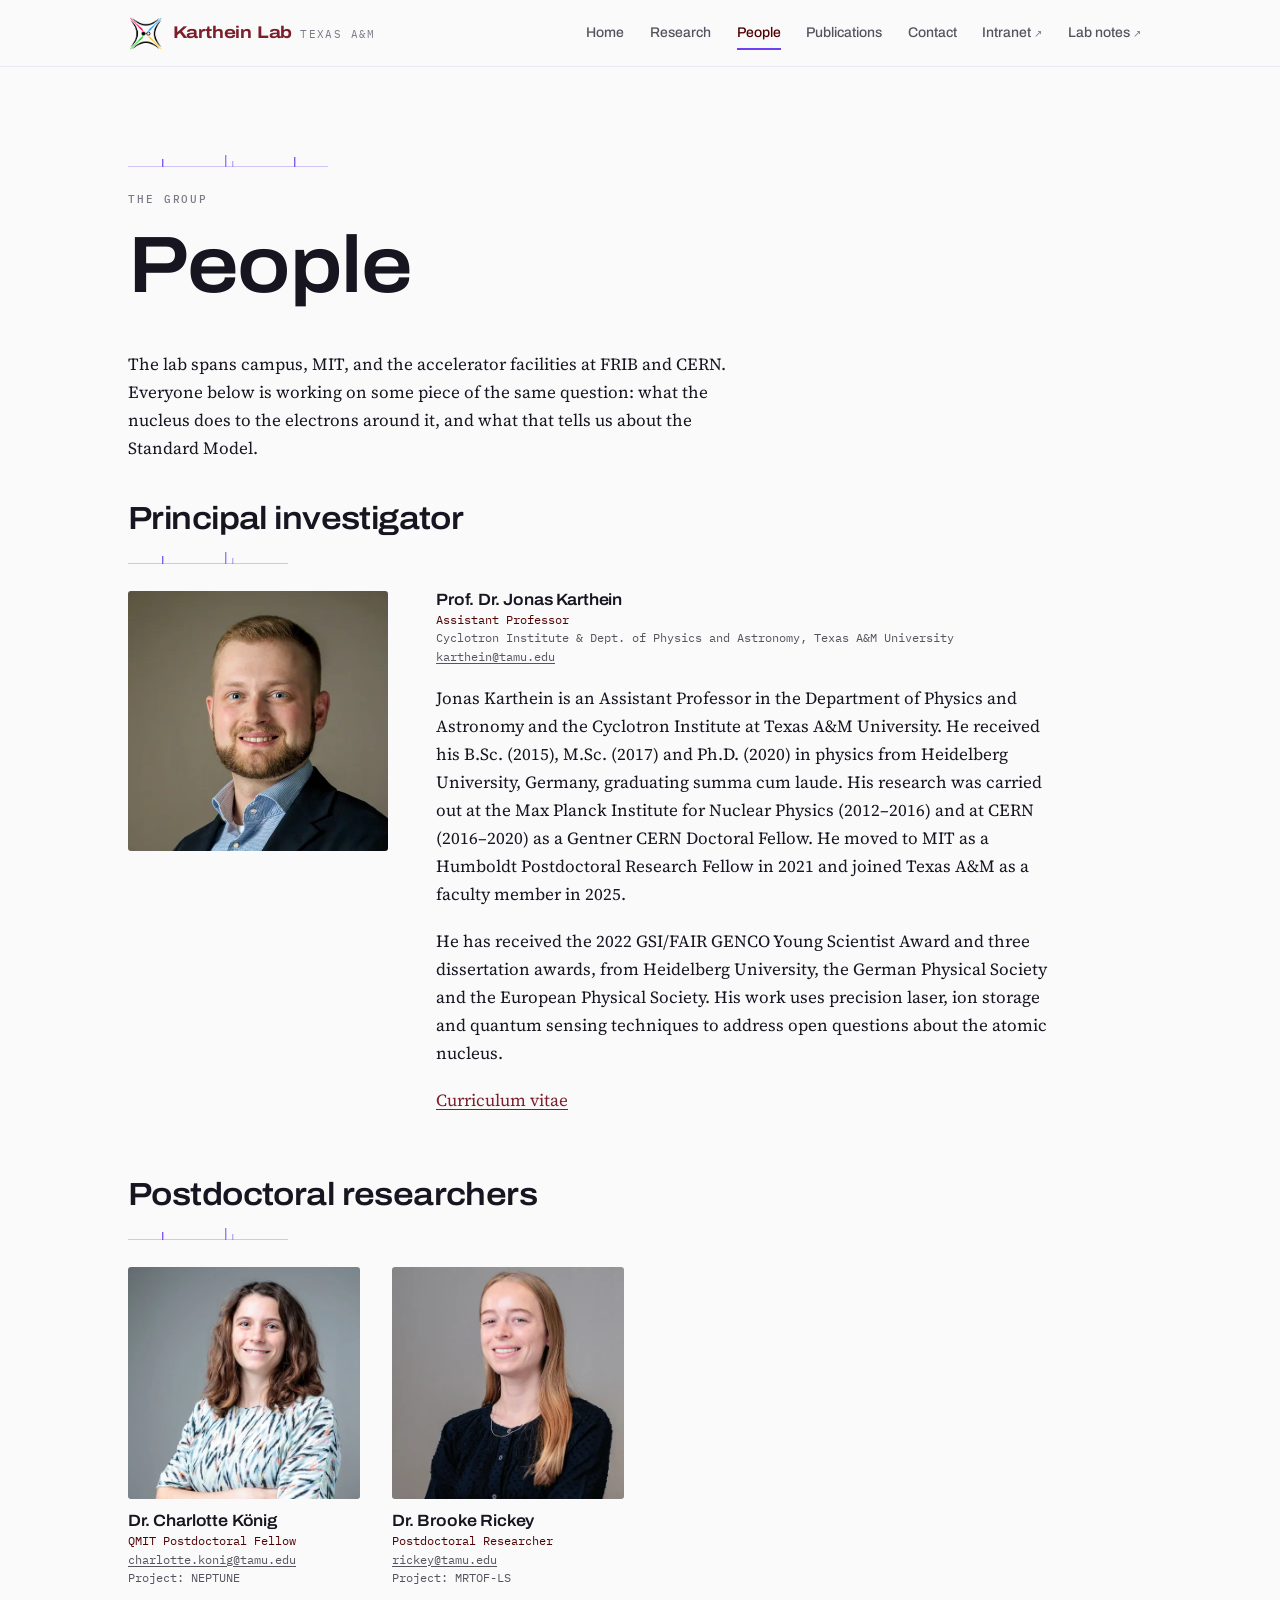
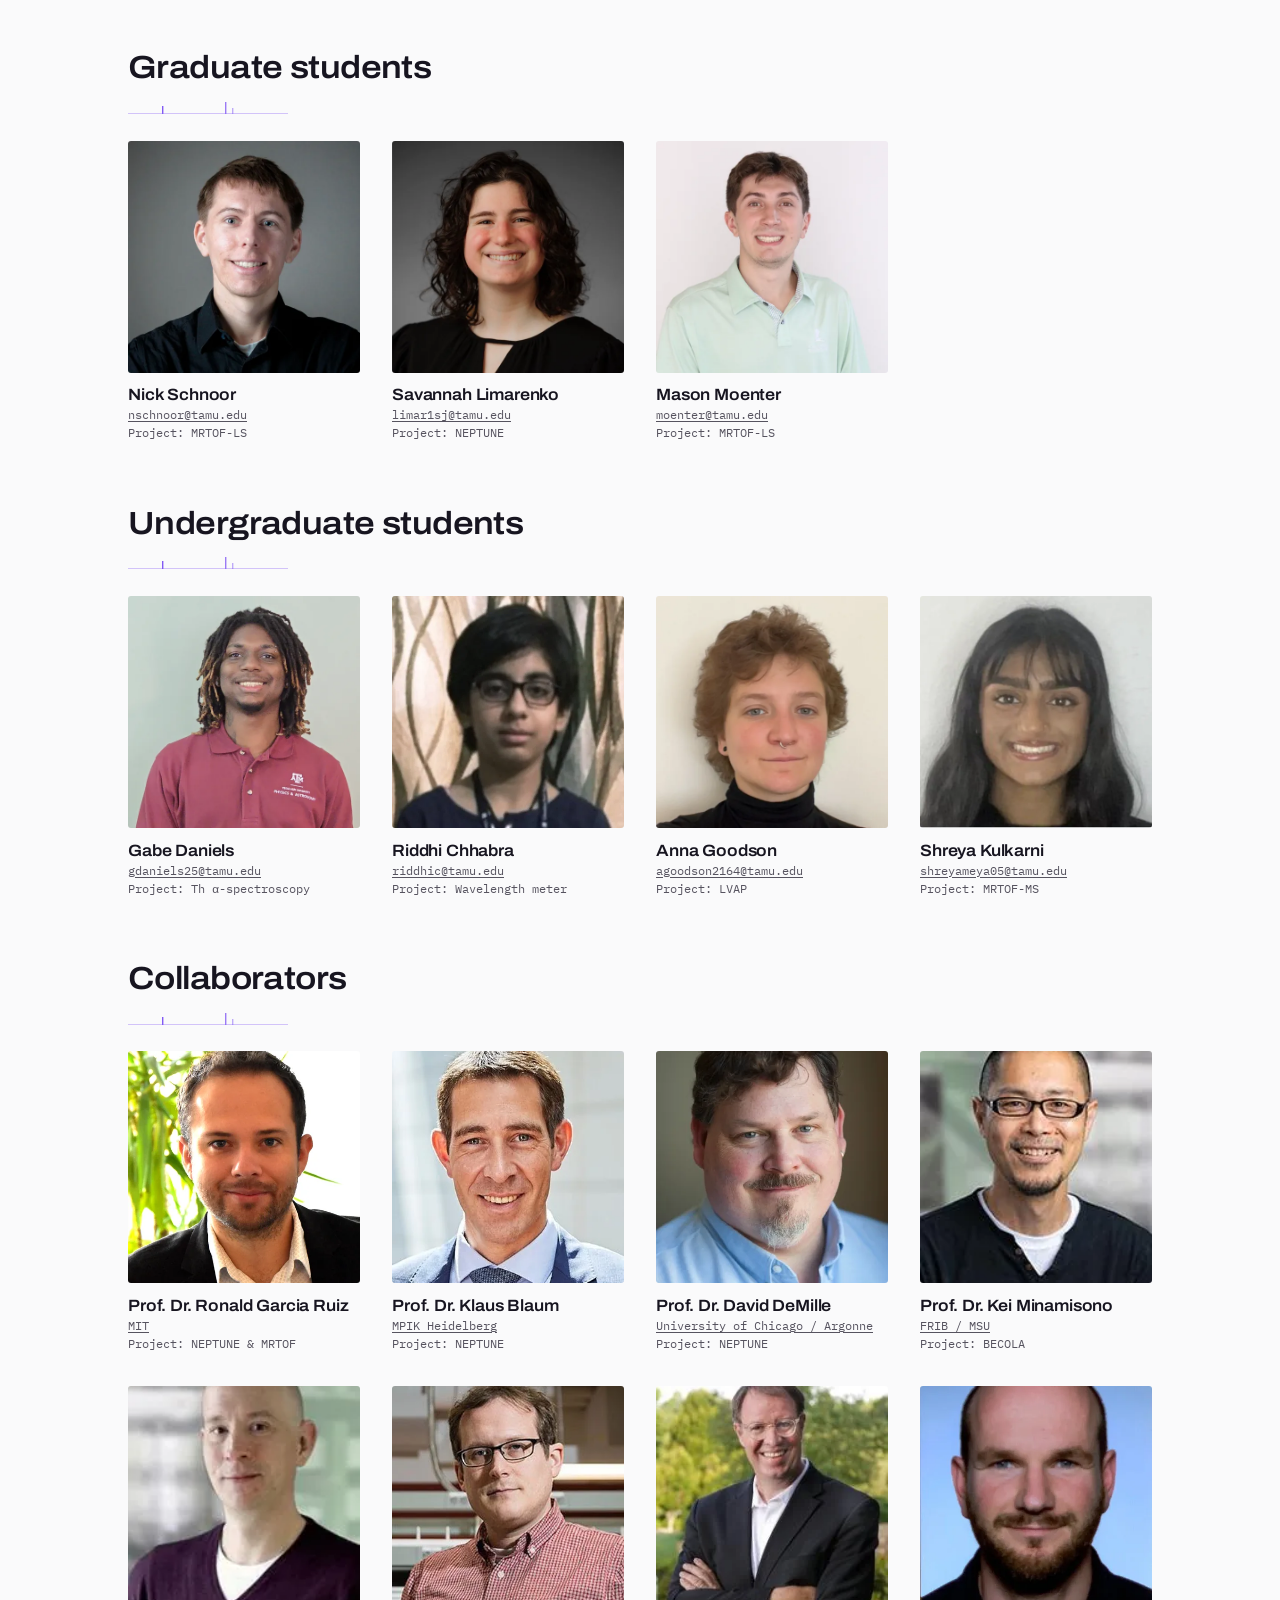
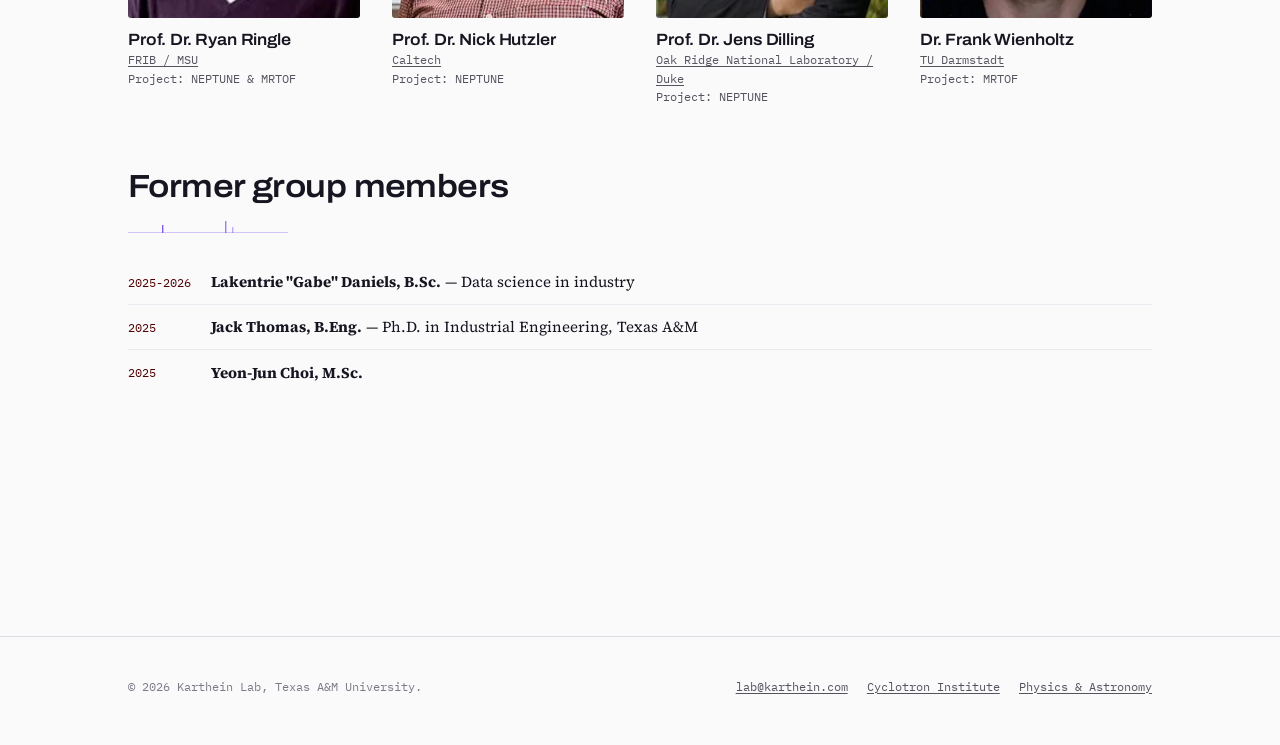
<file: people.html>
<!DOCTYPE html>
<html lang="en">
<head>
<meta charset="utf-8">
<meta name="viewport" content="width=device-width, initial-scale=1">
<title>People — Karthein Lab</title>
<meta name="description" content="The people of the Karthein Lab at the Texas A&amp;M Cyclotron Institute: principal investigator, postdocs, graduate and undergraduate students, and collaborators.">
<link rel="canonical" href="https://lab.karthein.com/people.html">

<link rel="icon" href="assets/img/logo.png" type="image/png">
<link rel="apple-touch-icon" href="assets/img/logo.png">
<link rel="preconnect" href="https://fonts.googleapis.com">
<link rel="preconnect" href="https://fonts.gstatic.com" crossorigin>
<link href="https://fonts.googleapis.com/css2?family=Archivo:wdth,wght@62..125,400..700&family=IBM+Plex+Mono:wght@400;500&family=Source+Serif+4:opsz,wght@8..60,400..700&display=swap" rel="stylesheet">
<link rel="stylesheet" href="assets/css/site.css">
</head>

<body data-page="people">
<a class="skip-link" href="#main">Skip to content</a>

<header class="masthead">
  <div class="wrap masthead__inner">
    <a class="wordmark" href="index.html">
      <img class="wordmark__logo" src="assets/img/logo.png" alt=""
           onerror="this.remove()">
      <span class="wordmark__text">Karthein Lab <span class="wordmark__sub">Texas A&amp;M</span></span>
    </a>
    <button class="nav-toggle" aria-expanded="false" aria-controls="site-nav">Menu</button>
    <nav class="nav" id="site-nav" aria-label="Main">
      <a href="index.html" data-nav="home">Home</a>
      <a href="research.html" data-nav="research">Research</a>
      <a href="people.html" data-nav="people">People</a>
      <a href="publications.html" data-nav="publications">Publications</a>
      <a href="contact.html" data-nav="contact">Contact</a>
      <a class="is-external" href="https://sites.google.com/tamu.edu/kartheinlab-intranet" rel="noopener">Intranet</a>
      <a class="is-external" href="https://notes.lab.karthein.com/" rel="noopener">Lab notes</a>
    </nav>
  </div>
</header>

<main id="main" class="wrap section">

  <div class="section__head">
    <div class="spectrum spectrum--short" role="presentation"></div>
    <span class="eyebrow">The group</span>
    <h1>People</h1>
    <p class="prose">
      The lab spans campus, MIT, and the accelerator facilities at FRIB and CERN.
      Everyone below is working on some piece of the same question: what the nucleus
      does to the electrons around it, and what that tells us about the Standard Model.
    </p>
  </div>

  <div data-people>
    <p class="status">Loading people…</p>
  </div>

</main>

<footer class="foot">
  <div class="wrap foot__inner">
    <div>© <span id="year">2026</span> Karthein Lab, Texas A&amp;M University.</div>
    <div class="foot__links">
      <a href="mailto:lab@karthein.com">lab@karthein.com</a>
      <a href="https://cyclotron.tamu.edu/" rel="noopener">Cyclotron Institute</a>
      <a href="https://artsci.tamu.edu/physics-astronomy/index.html" rel="noopener">Physics &amp; Astronomy</a>
    </div>
  </div>
</footer>

<script>document.getElementById("year").textContent = new Date().getFullYear();</script>
<script src="assets/js/site.js" defer></script>
</body>
</html>
</file>
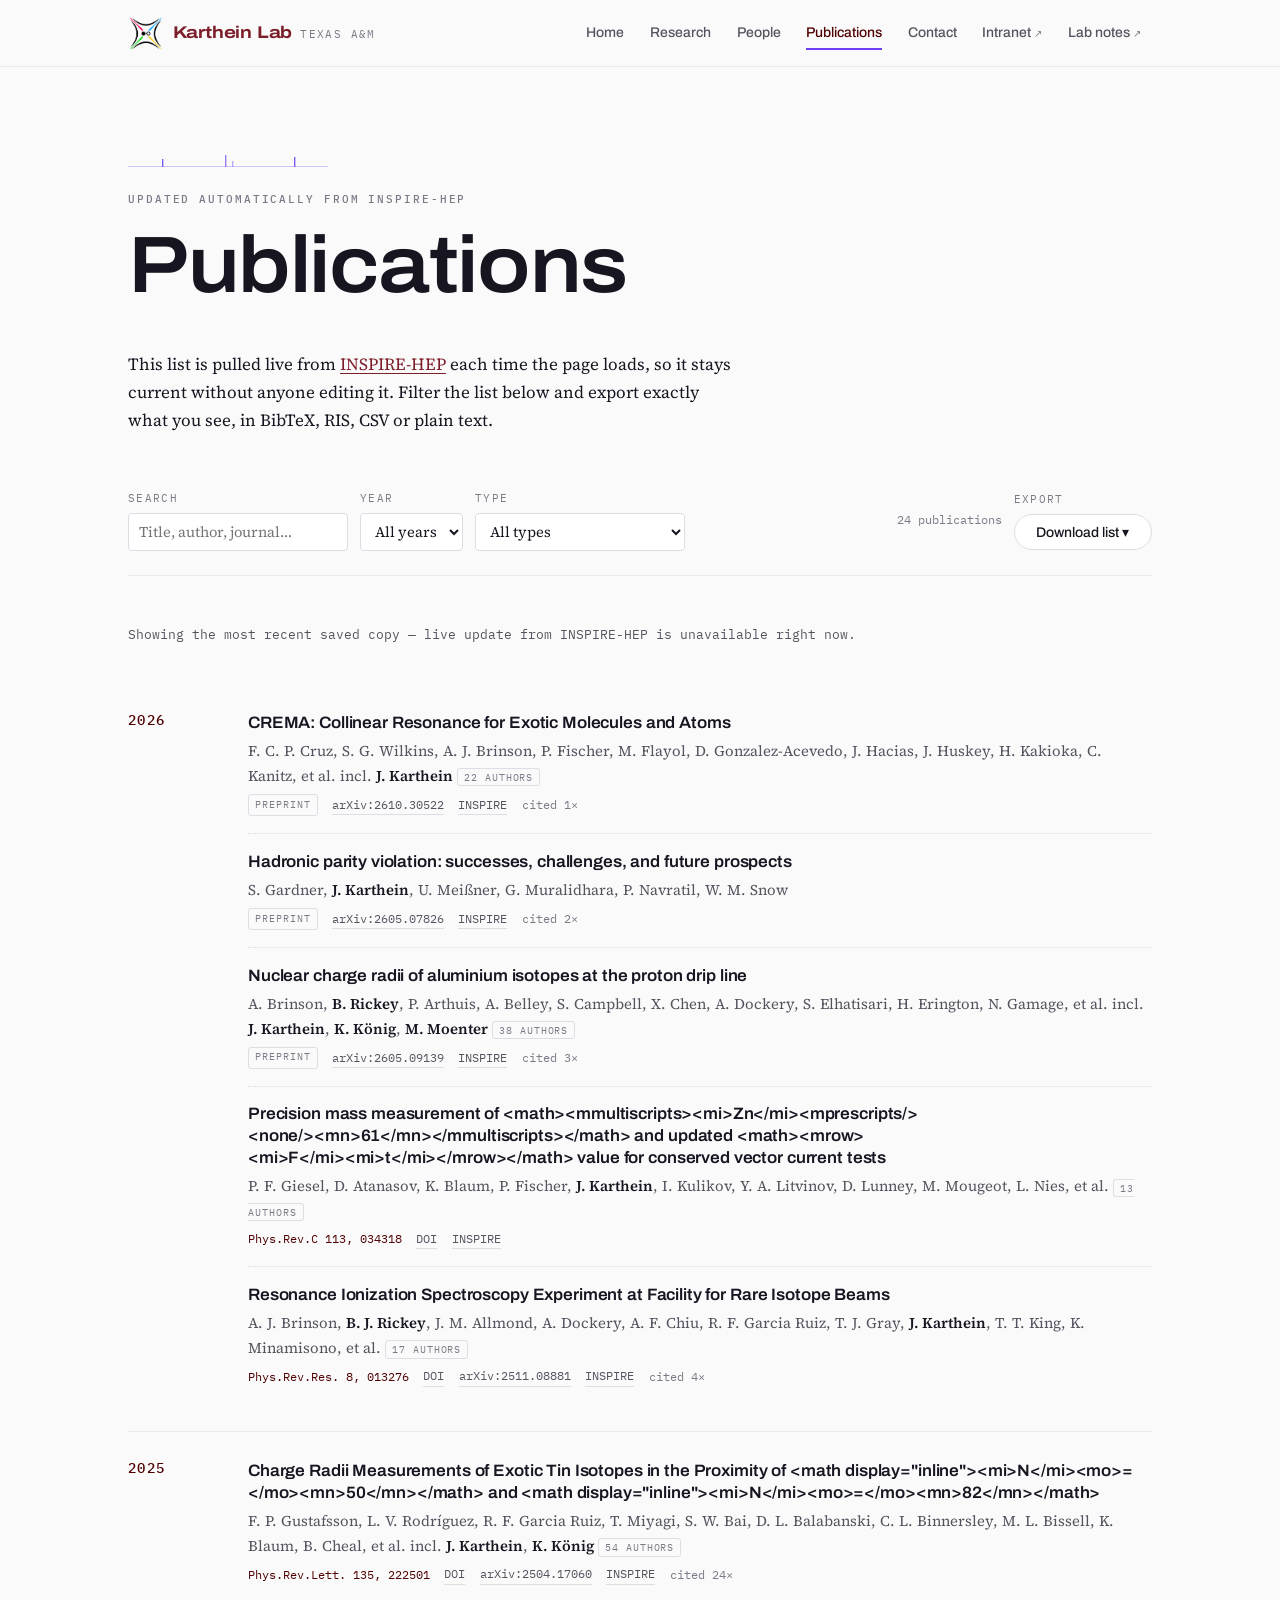
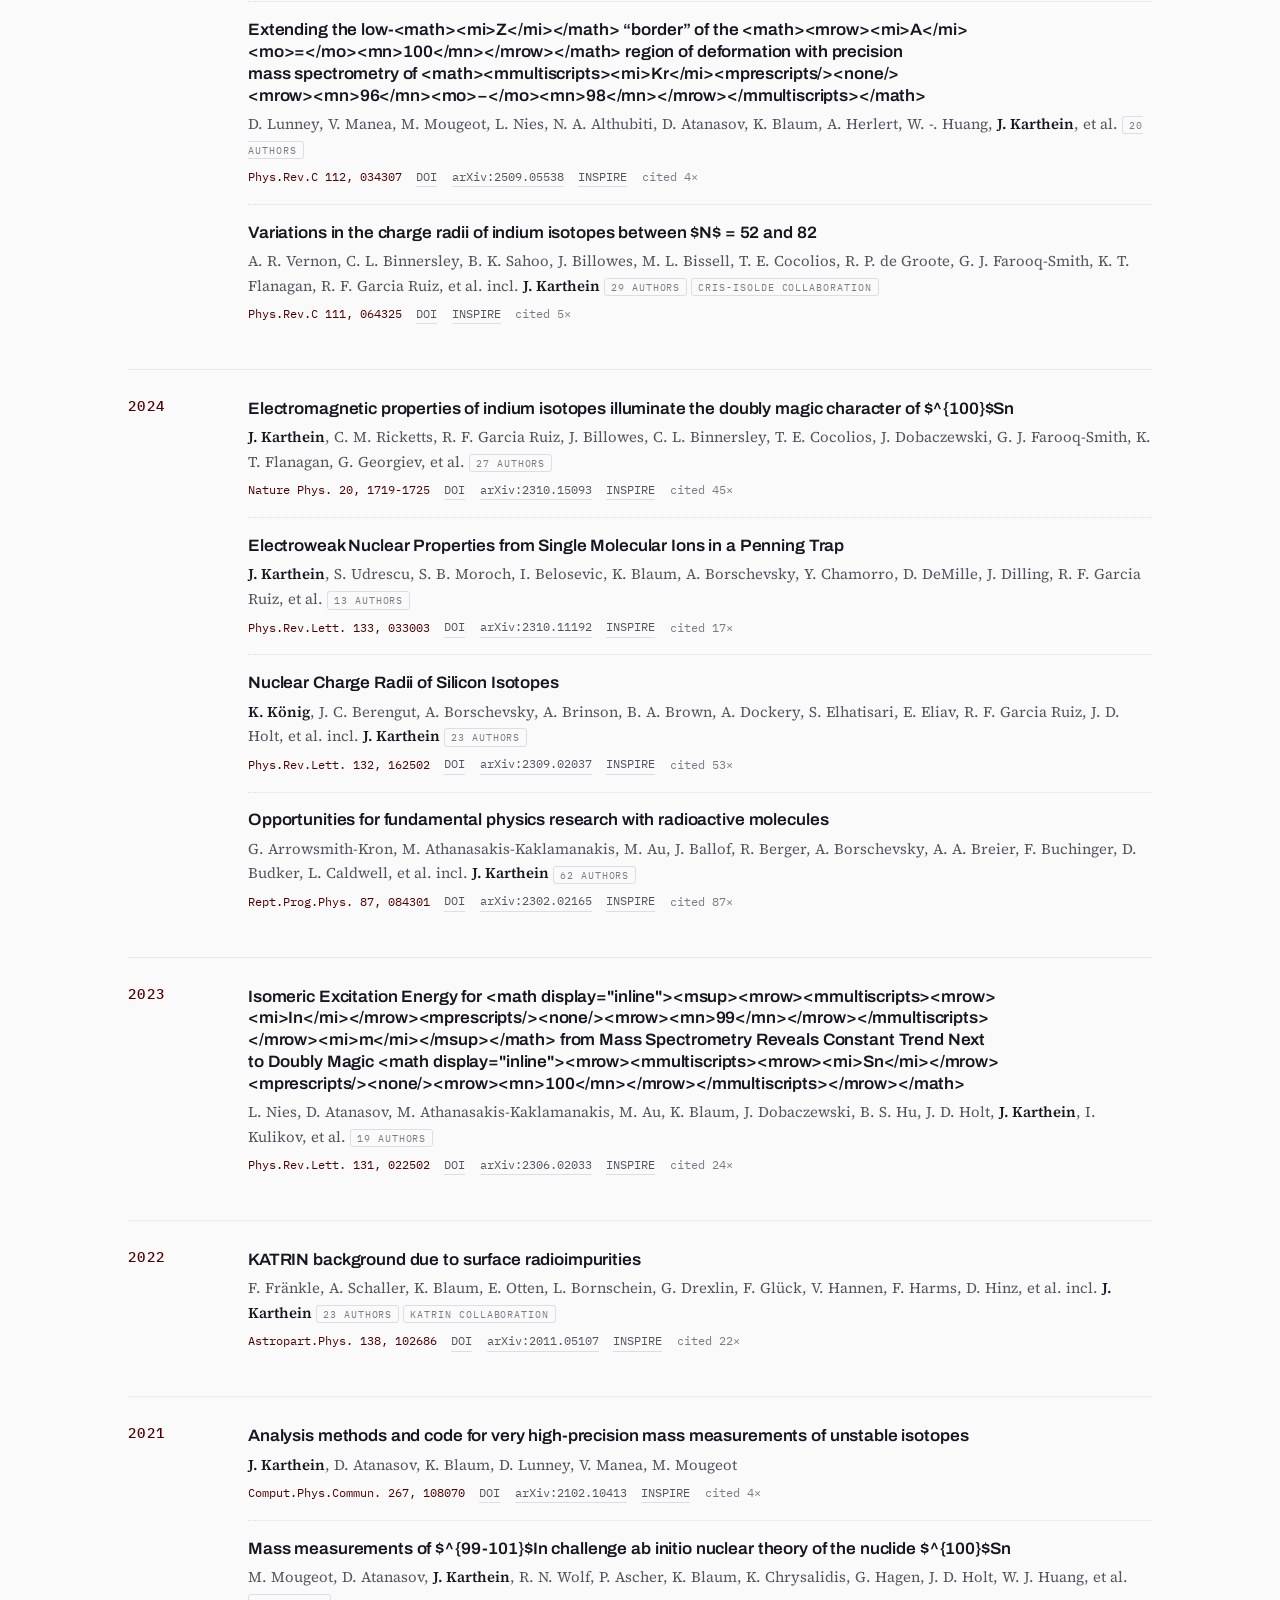
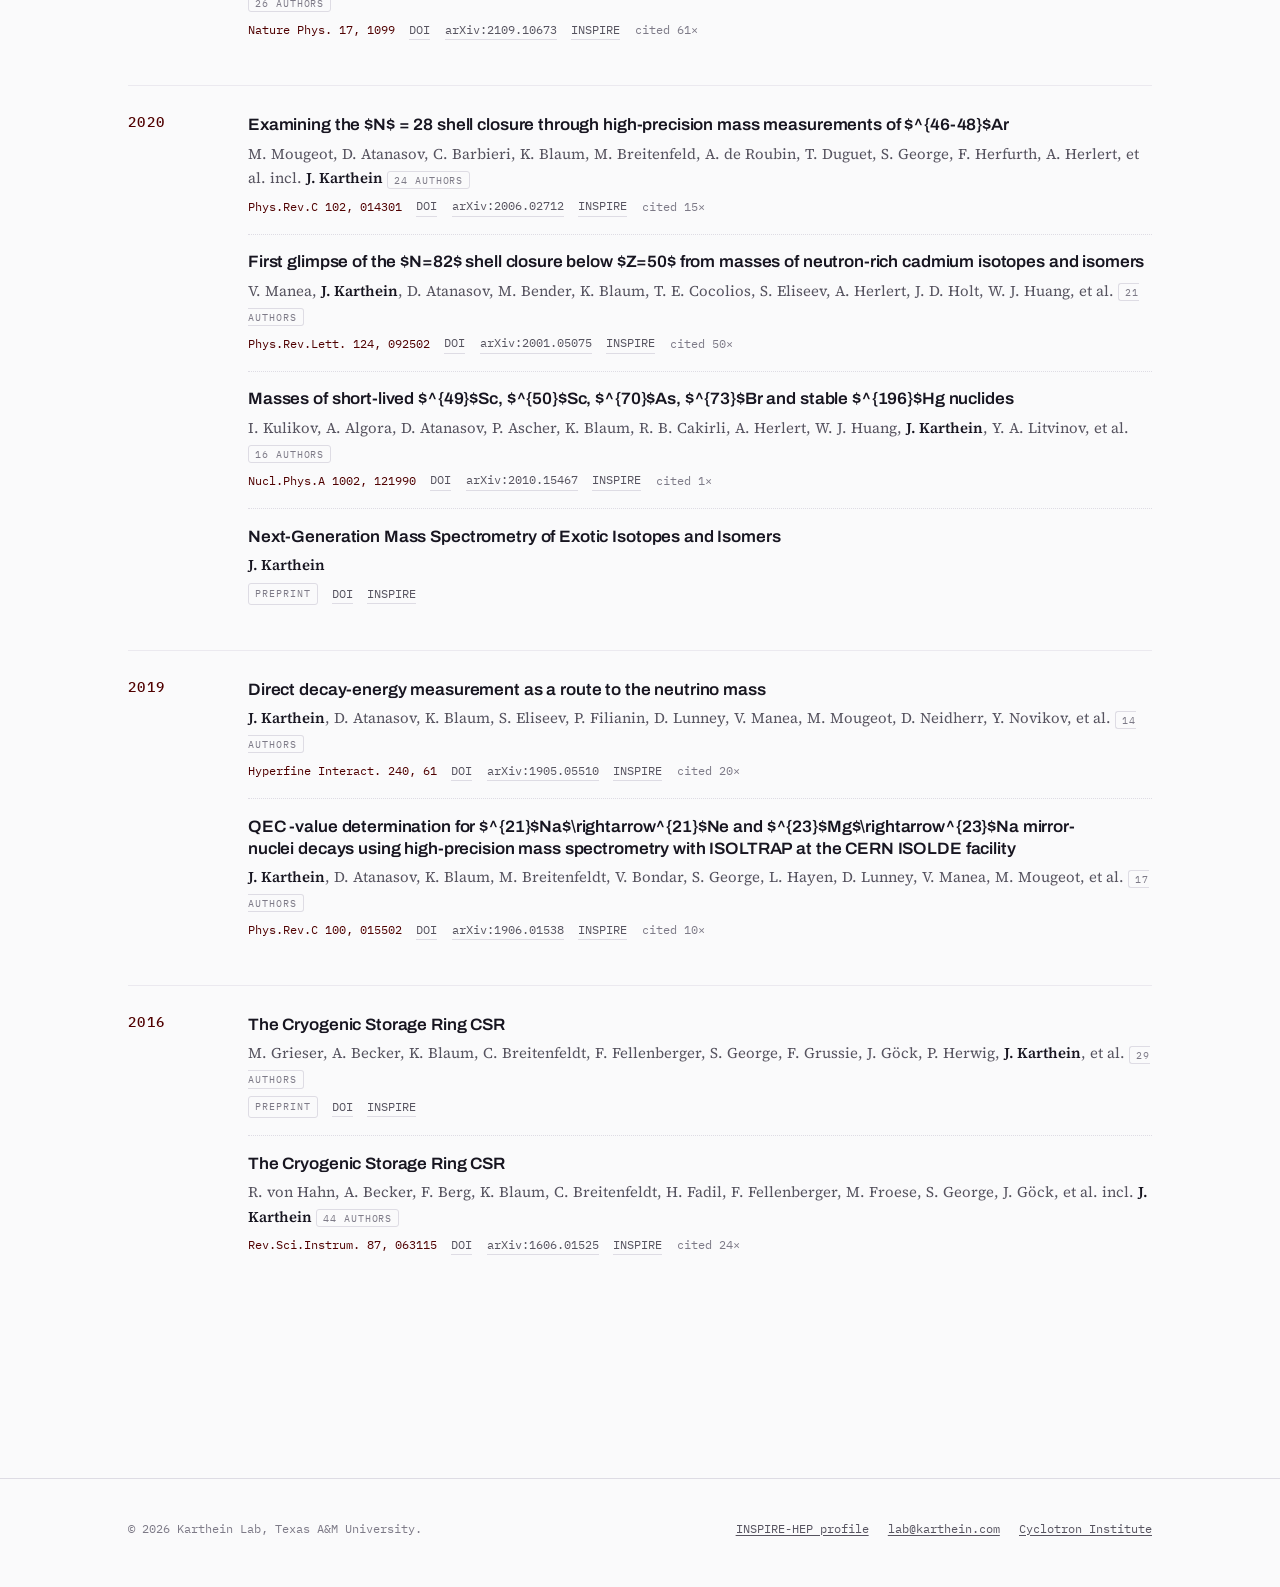
<file: publications.html>
<!DOCTYPE html>
<html lang="en">
<head>
<meta charset="utf-8">
<meta name="viewport" content="width=device-width, initial-scale=1">
<title>Publications — Karthein Lab</title>
<meta name="description" content="Publications from the Karthein Lab, pulled automatically from INSPIRE-HEP, with BibTeX, RIS, CSV and plain-text export.">
<link rel="canonical" href="https://lab.karthein.com/publications.html">

<link rel="icon" href="assets/img/logo.png" type="image/png">
<link rel="apple-touch-icon" href="assets/img/logo.png">
<link rel="preconnect" href="https://fonts.googleapis.com">
<link rel="preconnect" href="https://fonts.gstatic.com" crossorigin>
<link rel="preconnect" href="https://inspirehep.net">
<link href="https://fonts.googleapis.com/css2?family=Archivo:wdth,wght@62..125,400..700&family=IBM+Plex+Mono:wght@400;500&family=Source+Serif+4:opsz,wght@8..60,400..700&display=swap" rel="stylesheet">
<link rel="stylesheet" href="assets/css/site.css">
</head>

<body data-page="publications">
<a class="skip-link" href="#main">Skip to content</a>

<header class="masthead">
  <div class="wrap masthead__inner">
    <a class="wordmark" href="index.html">
      <img class="wordmark__logo" src="assets/img/logo.png" alt=""
           onerror="this.remove()">
      <span class="wordmark__text">Karthein Lab <span class="wordmark__sub">Texas A&amp;M</span></span>
    </a>
    <button class="nav-toggle" aria-expanded="false" aria-controls="site-nav">Menu</button>
    <nav class="nav" id="site-nav" aria-label="Main">
      <a href="index.html" data-nav="home">Home</a>
      <a href="research.html" data-nav="research">Research</a>
      <a href="people.html" data-nav="people">People</a>
      <a href="publications.html" data-nav="publications">Publications</a>
      <a href="contact.html" data-nav="contact">Contact</a>
      <a class="is-external" href="https://sites.google.com/tamu.edu/kartheinlab-intranet" rel="noopener">Intranet</a>
      <a class="is-external" href="https://notes.lab.karthein.com/" rel="noopener">Lab notes</a>
    </nav>
  </div>
</header>

<main id="main" class="wrap section">

  <div class="section__head">
    <div class="spectrum spectrum--short" role="presentation"></div>
    <span class="eyebrow">Updated automatically from INSPIRE-HEP</span>
    <h1>Publications</h1>
    <p class="prose">
      This list is pulled live from
      <a href="https://inspirehep.net/authors/1819057" rel="noopener">INSPIRE-HEP</a>
      each time the page loads, so it stays current without anyone editing it. Filter the
      list below and export exactly what you see, in BibTeX, RIS, CSV or plain text.
    </p>
  </div>

  <div class="pub-toolbar">
    <div class="field">
      <label for="pub-search">Search</label>
      <input type="search" id="pub-search" placeholder="Title, author, journal…"
             autocomplete="off" spellcheck="false">
    </div>

    <div class="field">
      <label for="pub-year">Year</label>
      <select id="pub-year">
        <option value="">All years</option>
      </select>
    </div>

    <div class="field">
      <label for="pub-type">Type</label>
      <select id="pub-type">
        <option value="">All types</option>
        <option value="article">Journal articles</option>
        <option value="preprint">Preprints</option>
        <option value="proceedings">Conference proceedings</option>
        <option value="chapter">Book chapters</option>
        <option value="thesis">Theses</option>
      </select>
    </div>

    <div class="pub-toolbar__spacer"></div>

    <div class="field">
      <span class="label visually-hidden">Result count</span>
      <span class="pub-count" data-pub-count></span>
    </div>

    <div class="field export">
      <label for="export-toggle">Export</label>
      <button class="btn" type="button" id="export-toggle"
              data-export-toggle aria-haspopup="true" aria-expanded="false">
        Download list ▾
      </button>
      <div class="export__menu" data-export-menu hidden>
        <button type="button" data-format="bibtex">
          BibTeX <small>for LaTeX bibliographies</small>
        </button>
        <button type="button" data-format="ris">
          RIS <small>for EndNote, Zotero, Mendeley</small>
        </button>
        <button type="button" data-format="csv">
          CSV <small>for Excel or Google Sheets</small>
        </button>
        <button type="button" data-format="text">
          Plain text <small>numbered list for reports</small>
        </button>
      </div>
    </div>
  </div>

  <p class="status" data-pub-status hidden></p>

  <div data-publications></div>

</main>

<footer class="foot">
  <div class="wrap foot__inner">
    <div>© <span id="year">2026</span> Karthein Lab, Texas A&amp;M University.</div>
    <div class="foot__links">
      <a href="https://inspirehep.net/authors/1819057" rel="noopener">INSPIRE-HEP profile</a>
      <a href="mailto:lab@karthein.com">lab@karthein.com</a>
      <a href="https://cyclotron.tamu.edu/" rel="noopener">Cyclotron Institute</a>
    </div>
  </div>
</footer>

<script>document.getElementById("year").textContent = new Date().getFullYear();</script>
<script src="assets/js/site.js" defer></script>
<script src="assets/js/publications.js" defer></script>
</body>
</html>
</file>
<file: assets/css/site.css>
/* ============================================================
   Karthein Lab — site styles
   Type:  Archivo (display, variable width) / Source Serif 4 (body)
          / IBM Plex Mono (data + labels)
   Color: TAMU maroon, cool paper, a violet "laser line" accent
   ============================================================ */

:root {
  --maroon:      #500000;
  --maroon-lift: #7d1f2b;
  --ink:         #171520;
  --slate:       #56535f;
  --slate-soft:  #7d7a87;
  --rule:        #dedce4;
  --rule-soft:   #ebe9ef;
  --paper:       #fafafb;
  --paper-2:     #f1f0f4;
  --laser:       #6e3ff3;

  --measure: 68ch;
  --page-max: 1120px;
  --gutter: clamp(1.25rem, 4vw, 3rem);

  --step-0: 1.0625rem;
  --step-1: 1.25rem;
  --step-2: clamp(1.5rem, 1.1rem + 1.4vw, 2rem);
  --step-3: clamp(2rem, 1.4rem + 2.4vw, 3rem);
  --step-4: clamp(2.75rem, 1.6rem + 4.6vw, 5rem);

  --ease: cubic-bezier(.2, .7, .3, 1);
}

*, *::before, *::after { box-sizing: border-box; }

html { -webkit-text-size-adjust: 100%; scroll-behavior: smooth; }

@media (prefers-reduced-motion: reduce) {
  html { scroll-behavior: auto; }
  *, *::before, *::after {
    animation-duration: .01ms !important;
    animation-iteration-count: 1 !important;
    transition-duration: .01ms !important;
  }
}

body {
  margin: 0;
  background: var(--paper);
  color: var(--ink);
  font-family: "Source Serif 4", Georgia, "Times New Roman", serif;
  font-size: var(--step-0);
  line-height: 1.65;
  -webkit-font-smoothing: antialiased;
}

h1, h2, h3, h4 {
  font-family: Archivo, "Helvetica Neue", Arial, sans-serif;
  font-weight: 600;
  font-variation-settings: "wdth" 112;
  line-height: 1.08;
  letter-spacing: -0.018em;
  margin: 0 0 .5em;
  text-wrap: balance;
}

h1 { font-size: var(--step-4); }
h2 { font-size: var(--step-3); }
h3 { font-size: var(--step-2); }
h4 { font-size: var(--step-1); letter-spacing: -0.01em; }

p { margin: 0 0 1.1em; }
p:last-child { margin-bottom: 0; }

a { color: var(--maroon-lift); text-underline-offset: .18em; text-decoration-thickness: from-font; }
a:hover { color: var(--laser); }

:focus-visible {
  outline: 2.5px solid var(--laser);
  outline-offset: 3px;
  border-radius: 2px;
}

img { max-width: 100%; height: auto; display: block; }

hr { border: 0; border-top: 1px solid var(--rule); margin: 3rem 0; }

/* ---------- shared utilities ---------- */

.wrap {
  width: 100%;
  max-width: var(--page-max);
  margin-inline: auto;
  padding-inline: var(--gutter);
}

.prose { max-width: var(--measure); }

.eyebrow {
  font-family: "IBM Plex Mono", ui-monospace, SFMono-Regular, Menlo, monospace;
  font-size: .7rem;
  font-weight: 500;
  letter-spacing: .17em;
  text-transform: uppercase;
  color: var(--slate-soft);
  margin: 0 0 .9rem;
  display: block;
}

.skip-link {
  position: absolute;
  left: -9999px;
  top: 0;
  background: var(--ink);
  color: #fff;
  padding: .7rem 1.1rem;
  z-index: 100;
}
.skip-link:focus { left: .5rem; top: .5rem; }

.visually-hidden {
  position: absolute; width: 1px; height: 1px;
  padding: 0; margin: -1px; overflow: hidden;
  clip-path: inset(50%); white-space: nowrap;
}

/* ---------- signature: the spectral rule ----------
   A hairline carrying irregular emission-line ticks — the
   lab measures spectra, so the divider is one.            */

.spectrum {
  height: 13px;
  background-color: var(--laser);
  -webkit-mask-image: var(--spectrum-svg);
  mask-image: var(--spectrum-svg);
  -webkit-mask-size: 640px 13px;
  mask-size: 640px 13px;
  -webkit-mask-repeat: repeat-x;
  mask-repeat: repeat-x;
  opacity: .85;
}

:root {
  --spectrum-svg: url("data:image/svg+xml,%3Csvg xmlns='http://www.w3.org/2000/svg' width='640' height='13'%3E%3Crect y='11' width='640' height='1' fill='%23000' opacity='.34'/%3E%3Cg fill='%23000'%3E%3Crect x='34' y='4' width='1.4' height='8'/%3E%3Crect x='97' y='0' width='1.4' height='12' opacity='.8'/%3E%3Crect x='104' y='6' width='1.4' height='6' opacity='.5'/%3E%3Crect x='166' y='2' width='1.4' height='10'/%3E%3Crect x='241' y='7' width='1.4' height='5' opacity='.55'/%3E%3Crect x='252' y='1' width='1.4' height='11' opacity='.9'/%3E%3Crect x='257' y='6' width='1.4' height='6' opacity='.4'/%3E%3Crect x='329' y='5' width='1.4' height='7'/%3E%3Crect x='412' y='0' width='1.4' height='12' opacity='.75'/%3E%3Crect x='466' y='6' width='1.4' height='6' opacity='.45'/%3E%3Crect x='515' y='3' width='1.4' height='9'/%3E%3Crect x='598' y='7' width='1.4' height='5' opacity='.6'/%3E%3C/g%3E%3C/svg%3E");
}

.spectrum--short { max-width: 200px; }

/* ---------- header / nav ---------- */

.masthead {
  position: sticky;
  top: 0;
  z-index: 40;
  background: color-mix(in srgb, var(--paper) 88%, transparent);
  backdrop-filter: saturate(1.4) blur(10px);
  border-bottom: 1px solid var(--rule-soft);
}

.masthead__inner {
  display: flex;
  align-items: center;
  justify-content: space-between;
  gap: 1.5rem;
  min-height: 66px;
}

.wordmark {
  font-family: Archivo, sans-serif;
  font-variation-settings: "wdth" 118;
  font-weight: 700;
  font-size: 1.06rem;
  letter-spacing: -.012em;
  /* the lifted maroon, so it reads as red rather than near-black */
  color: var(--maroon-lift);
  text-decoration: none;
  display: inline-flex;
  align-items: center;
  gap: .65rem;
  white-space: nowrap;
}
.wordmark:hover { color: var(--maroon-lift); }

.wordmark__logo {
  /* Source file is larger than this on purpose — the browser downscales,
     which keeps it crisp on retina displays. width:auto so a
     non-square logo keeps its proportions. */
  height: 34px;
  width: auto;
  max-width: 140px;
  object-fit: contain;
  flex: none;
  background: none;
}

.wordmark__text {
  display: inline-flex;
  align-items: baseline;
  gap: .5rem;
}

.wordmark__sub {
  font-family: "IBM Plex Mono", monospace;
  font-variation-settings: normal;
  font-weight: 400;
  font-size: .68rem;
  letter-spacing: .13em;
  text-transform: uppercase;
  color: var(--slate-soft);
}

@media (max-width: 520px) {
  .wordmark__sub { display: none; }
  .wordmark__logo { height: 28px; }
}

.nav { display: flex; align-items: center; gap: .2rem; }

.nav a {
  font-family: Archivo, sans-serif;
  font-variation-settings: "wdth" 100;
  font-size: .875rem;
  font-weight: 500;
  color: var(--slate);
  text-decoration: none;
  padding: .5rem .7rem;
  border-radius: 4px;
  position: relative;
}
.nav a:hover { color: var(--ink); background: var(--paper-2); }

.nav a[aria-current="page"] { color: var(--maroon); }
.nav a[aria-current="page"]::after {
  content: "";
  position: absolute;
  left: .7rem; right: .7rem; bottom: .18rem;
  height: 2px;
  background: var(--laser);
}

.nav a.is-external::after {
  content: "↗";
  font-size: .72em;
  margin-left: .3em;
  color: var(--slate-soft);
  position: static;
  background: none;
}

.nav-toggle {
  display: none;
  background: none;
  border: 1px solid var(--rule);
  border-radius: 5px;
  padding: .45rem .7rem;
  font-family: "IBM Plex Mono", monospace;
  font-size: .78rem;
  color: var(--ink);
  cursor: pointer;
}

@media (max-width: 820px) {
  .nav-toggle { display: block; }
  .nav {
    display: none;
    position: absolute;
    top: 100%; left: 0; right: 0;
    flex-direction: column;
    align-items: stretch;
    gap: 0;
    background: var(--paper);
    border-bottom: 1px solid var(--rule);
    padding: .5rem var(--gutter) 1rem;
  }
  .nav.is-open { display: flex; }
  .nav a { padding: .75rem .25rem; border-bottom: 1px solid var(--rule-soft); border-radius: 0; }
  .nav a[aria-current="page"]::after { left: .25rem; right: auto; width: 18px; bottom: .45rem; }
  .masthead__inner { position: relative; }
}

/* ---------- hero ---------- */

.hero { padding-top: clamp(2rem, 5vw, 3.5rem); }

.hero__figure {
  position: relative;
  border-radius: 3px;
  overflow: hidden;
  background: var(--paper);
  aspect-ratio: 16 / 7;
}
.hero__figure img { width: 100%; height: 100%; object-fit: cover; }

.hero__figure.is-missing {
  /* Quiet placeholder: a missing photo should read as "not added yet",
     not as a coloured block competing with the text. */
  background: var(--paper-2);
  box-shadow: inset 0 0 0 1px var(--rule-soft);
}
.hero__figure.is-missing::after {
  content: attr(data-fallback);
  position: absolute;
  inset: 0;
  display: grid;
  place-content: center;
  font-family: "IBM Plex Mono", monospace;
  font-size: .78rem;
  letter-spacing: .1em;
  text-transform: uppercase;
  color: var(--slate-soft);
}

.hero__caption {
  font-family: "IBM Plex Mono", monospace;
  font-size: .72rem;
  color: var(--slate-soft);
  margin-top: .6rem;
}

.hero__text { margin-top: clamp(1.75rem, 4vw, 2.75rem); }
.hero__text h1 { font-variation-settings: "wdth" 120; max-width: 16ch; }
.hero__text .lede {
  font-size: clamp(1.125rem, 1rem + .5vw, 1.375rem);
  line-height: 1.5;
  max-width: 58ch;
  color: var(--ink);
  margin-top: 1.4rem;
}

.quicklinks {
  display: flex;
  flex-wrap: wrap;
  gap: .6rem;
  margin-top: 1.9rem;
  padding: 0;
  list-style: none;
}
.quicklinks a {
  display: inline-block;
  font-family: Archivo, sans-serif;
  font-size: .85rem;
  font-weight: 500;
  text-decoration: none;
  color: var(--ink);
  border: 1px solid var(--rule);
  border-radius: 999px;
  padding: .45rem 1rem;
  background: #fff;
  transition: border-color .18s var(--ease), color .18s var(--ease), transform .18s var(--ease);
}
.quicklinks a:hover {
  border-color: var(--laser);
  color: var(--laser);
  transform: translateY(-1px);
}

/* ---------- generic section rhythm ---------- */

.section { padding-block: clamp(3rem, 7vw, 5.5rem); }
.section--tight { padding-block: clamp(2rem, 4vw, 3rem); }

.section__head { margin-bottom: 2.5rem; }
.section__head .spectrum { margin-bottom: 1.4rem; }

/* ---------- news feed ---------- */

.feed { list-style: none; margin: 0; padding: 0; }

.feed__item {
  display: grid;
  grid-template-columns: minmax(0, 320px) minmax(0, 1fr);
  gap: clamp(1.25rem, 3vw, 2.5rem);
  align-items: start;
  padding: clamp(1.75rem, 3.5vw, 2.5rem) 0;
  border-top: 1px solid var(--rule-soft);
}
.feed__item:first-child { border-top: 0; padding-top: 0; }

.feed__media {
  position: relative;
  border-radius: 3px;
  overflow: hidden;
  /* Page colour, not a frame: transparent PNGs sit on it invisibly, and a
     portrait photo letterboxed inside the column blends into the page
     rather than showing bars. */
  background: var(--paper);
}
.feed__media img {
  width: 100%;
  height: auto;
  /* Scaled to the column width, so nothing is cropped. The cap stops one
     very tall photo from dominating the feed; such an image is centred
     against the page colour instead of being cut off. */
  max-height: 400px;
  object-fit: contain;
}

/* placeholder shown when a photo file is missing */
.feed__media.is-missing {
  aspect-ratio: 4 / 3;
  /* Quiet placeholder: a missing photo should read as "not added yet",
     not as a coloured block competing with the text. */
  background: var(--paper-2);
  box-shadow: inset 0 0 0 1px var(--rule-soft);
}
.feed__media.is-missing::after {
  content: attr(data-fallback);
  position: absolute;
  inset: 0;
  display: grid;
  place-content: center;
  text-align: center;
  padding: 1rem;
  font-family: "IBM Plex Mono", monospace;
  font-size: .72rem;
  letter-spacing: .1em;
  text-transform: uppercase;
  color: var(--slate-soft);
}

.feed__date {
  font-family: "IBM Plex Mono", monospace;
  font-size: .74rem;
  letter-spacing: .13em;
  text-transform: uppercase;
  color: var(--maroon);
  display: flex;
  align-items: center;
  gap: .55rem;
  margin-bottom: .55rem;
}
.feed__date::before {
  content: "";
  width: 14px; height: 2px;
  background: var(--laser);
  flex: none;
}

.feed__title {
  font-size: clamp(1.2rem, 1.05rem + .5vw, 1.55rem);
  margin-bottom: .55rem;
}

.feed__body { color: var(--slate); }
.feed__body p { margin-bottom: .7rem; }
.feed__body ul { margin: .5rem 0 .7rem; padding-left: 1.1rem; }
.feed__body li { margin-bottom: .2rem; }

@media (max-width: 700px) {
  .feed__item { grid-template-columns: 1fr; }
  .feed__media img { max-height: 340px; }
  .feed__media.is-missing { aspect-ratio: 16 / 9; }
}

.feed__more {
  margin-top: 2.5rem;
  text-align: center;
}

.btn {
  font-family: Archivo, sans-serif;
  font-size: .875rem;
  font-weight: 500;
  color: var(--ink);
  background: #fff;
  border: 1px solid var(--rule);
  border-radius: 999px;
  padding: .55rem 1.35rem;
  cursor: pointer;
  transition: border-color .18s var(--ease), color .18s var(--ease);
}
.btn:hover { border-color: var(--laser); color: var(--laser); }
.btn[hidden] { display: none; }

/* ---------- people ---------- */

.people-group { margin-bottom: clamp(2.5rem, 5vw, 4rem); }
.people-group h2 { font-size: var(--step-2); }
.people-group .spectrum { max-width: 160px; margin-bottom: 1.6rem; }

.people-grid {
  display: grid;
  grid-template-columns: repeat(auto-fill, minmax(200px, 1fr));
  gap: clamp(1.25rem, 3vw, 2rem);
  list-style: none;
  margin: 0; padding: 0;
}

.person__photo {
  position: relative;
  aspect-ratio: 1 / 1;
  border-radius: 3px;
  overflow: hidden;
  margin-bottom: .85rem;
  /* page colour so transparent PNGs and logos sit on it invisibly */
  background: var(--paper);
}
.person__photo img { width: 100%; height: 100%; object-fit: cover; }
.person__photo.is-missing {
  /* Quiet placeholder: a missing photo should read as "not added yet",
     not as a coloured block competing with the text. */
  background: var(--paper-2);
  box-shadow: inset 0 0 0 1px var(--rule-soft);
}
.person__photo.is-missing::after {
  content: attr(data-initials);
  position: absolute;
  inset: 0;
  display: grid;
  place-content: center;
  font-family: Archivo, sans-serif;
  font-variation-settings: "wdth" 118;
  font-weight: 600;
  font-size: 2rem;
  color: var(--slate-soft);
  opacity: .65;
}

.person__name {
  font-family: Archivo, sans-serif;
  font-variation-settings: "wdth" 108;
  font-weight: 600;
  font-size: 1.02rem;
  letter-spacing: -.01em;
  margin: 0 0 .15rem;
}
.person__role,
.person__meta {
  font-family: "IBM Plex Mono", monospace;
  font-size: .74rem;
  line-height: 1.55;
  color: var(--slate);
  margin: 0;
}
.person__role { color: var(--maroon); }
.person__meta a { color: var(--slate); }
.person__meta a:hover { color: var(--laser); }

/* PI gets a wider, two-column treatment */
.pi {
  display: grid;
  grid-template-columns: minmax(0, 260px) minmax(0, 1fr);
  gap: clamp(1.5rem, 4vw, 3rem);
  align-items: start;
}
@media (max-width: 680px) { .pi { grid-template-columns: 1fr; } }
.pi .person__photo { margin-bottom: 0; }

.alumni { list-style: none; margin: 0; padding: 0; }
.alumni li {
  display: flex;
  gap: 1rem;
  padding: .6rem 0;
  border-top: 1px solid var(--rule-soft);
  font-size: .95rem;
}
.alumni li:first-child { border-top: 0; }
.alumni .year {
  font-family: "IBM Plex Mono", monospace;
  font-size: .78rem;
  color: var(--maroon);
  flex: none;
  padding-top: .18rem;
  width: 4.2rem;
}

/* ---------- research ---------- */

.card-grid {
  display: grid;
  grid-template-columns: repeat(auto-fit, minmax(260px, 1fr));
  gap: clamp(1.25rem, 3vw, 2rem);
  list-style: none;
  margin: 0; padding: 0;
}

.card {
  display: flex;
  flex-direction: column;
  background: #fff;
  border: 1px solid var(--rule-soft);
  border-radius: 4px;
  overflow: hidden;
  transition: border-color .2s var(--ease), transform .2s var(--ease);
}
.card:hover { border-color: var(--rule); transform: translateY(-2px); }

.card__media {
  aspect-ratio: 3 / 2;
  /* Cards keep a uniform crop so the grid stays tidy; only the empty
     state gets the coloured placeholder. */
  background: var(--paper);
  position: relative;
}
/* Positioned rather than in-flow: with height:100% against an
   aspect-ratio box the height is indeterminate, so an unusually tall
   image would fall back to its natural size and stretch the tile,
   knocking the card titles out of alignment. */
.card__media img {
  position: absolute;
  inset: 0;
  width: 100%;
  height: 100%;
  object-fit: cover;
}

/* Logo tiles.
   Photographs can be cropped to fill a frame; a wordmark cannot — cutting
   the edge off "ISOLTRAP" is worse than leaving space around it. These
   scale the whole mark to the tile width and centre it, so every logo is
   the same width and none is cropped. */
.card__media--logo { background: #fff; }
.card__media--logo img {
  padding: clamp(.9rem, 5%, 1.6rem);
  object-fit: contain;
}
.card__media.is-missing {
  /* Quiet placeholder: a missing photo should read as "not added yet",
     not as a coloured block competing with the text. */
  background: var(--paper-2);
  box-shadow: inset 0 0 0 1px var(--rule-soft);
  position: relative;
}
.card__media.is-missing::after {
  content: attr(data-fallback);
  position: absolute;
  inset: 0;
  display: grid;
  place-content: center;
  text-align: center;
  padding: 1rem;
  font-family: "IBM Plex Mono", monospace;
  font-size: .72rem;
  letter-spacing: .1em;
  text-transform: uppercase;
  color: var(--slate-soft);
}

.card__body { padding: 1.25rem 1.35rem 1.45rem; flex: 1; }
.card__body h3 { font-size: 1.1rem; margin-bottom: .5rem; }
.card__body p { font-size: .95rem; color: var(--slate); }
.card__link {
  font-family: "IBM Plex Mono", monospace;
  font-size: .75rem;
  letter-spacing: .06em;
  text-transform: uppercase;
  display: inline-block;
  margin-top: .5rem;
}

/* ---------- research: project write-ups ---------- */

.project {
  display: grid;
  gap: clamp(2rem, 5vw, 3.5rem);
  align-items: start;
}
@media (min-width: 900px) {
  .project { grid-template-columns: minmax(0, 1.3fr) minmax(0, 1fr); }
}

.project__lede {
  font-size: var(--step-1);
  line-height: 1.45;
  color: var(--slate);
  max-width: var(--measure);
  margin-bottom: 1.6rem;
}

.project h3 { font-size: var(--step-1); margin-top: 2.2rem; }

.project__figs { display: grid; gap: 1.75rem; }

.figure { margin: 0; }
.figure img,
.figure svg {
  width: 100%;
  height: auto;
  background: #fff;
  border: 1px solid var(--rule-soft);
  border-radius: 4px;
}
.figure--wide { margin-bottom: clamp(2rem, 4vw, 3rem); }
/* Plots carry their own white background; give them a little air inside the frame. */
.figure--plot img { padding: .75rem; }
.figure--below { margin-top: clamp(2rem, 4vw, 3rem); }

/* Two figures side by side under a project's text, stacking on phones. */
.figure-row {
  display: grid;
  grid-template-columns: repeat(auto-fit, minmax(280px, 1fr));
  gap: clamp(1.25rem, 3vw, 2rem);
  align-items: start;
  margin-top: clamp(2rem, 4vw, 3rem);
}

/* Tall photos would outgrow the text beside them: show a landscape crop. */
.figure--portrait img { aspect-ratio: 4 / 3; object-fit: cover; object-position: 50% 62%; }
.figure figcaption {
  margin-top: .6rem;
  font-size: .85rem;
  line-height: 1.5;
  color: var(--slate);
}

/* Milestones: a thin timeline, dates in the mono "data" face. */
.milestones {
  list-style: none;
  margin: 1.2rem 0 1.6rem;
  padding: 0;
  border-left: 2px solid var(--rule);
  max-width: var(--measure);
}
.milestones li { position: relative; padding: 0 0 1.1rem 1.35rem; }
.milestones li:last-child { padding-bottom: 0; }
.milestones li::before {
  content: "";
  position: absolute;
  left: -6px; top: .45rem;
  width: 10px; height: 10px;
  border-radius: 50%;
  background: var(--paper);
  border: 2px solid var(--laser);
}
.milestones__when {
  display: block;
  font-family: "IBM Plex Mono", monospace;
  font-size: .72rem;
  letter-spacing: .08em;
  text-transform: uppercase;
  color: var(--maroon);
}

.project__meta {
  margin: 2rem 0 0;
  padding-top: 1.2rem;
  border-top: 1px solid var(--rule-soft);
  max-width: var(--measure);
  font-size: .95rem;
  color: var(--slate);
}
.project__meta dt {
  font-family: "IBM Plex Mono", monospace;
  font-size: .7rem;
  letter-spacing: .12em;
  text-transform: uppercase;
  color: var(--slate-soft);
}
.project__meta dd { margin: .2rem 0 1rem; }
.project__meta dd:last-child { margin-bottom: 0; }

/* Digital-twin loop diagram (inline SVG on the research page). */
.twin-loop text { font-family: Archivo, "Helvetica Neue", Arial, sans-serif; fill: var(--ink); }
.twin-loop .label { font-size: 13px; fill: var(--slate); }
.twin-loop .title { font-size: 16px; font-weight: 600; }
.twin-loop .box { fill: var(--paper-2); stroke: var(--rule); }
.twin-loop .person { fill: #fff; stroke: var(--rule); }
.twin-loop .up { stroke: var(--laser); fill: none; stroke-width: 2.5; }
.twin-loop .down { stroke: var(--maroon-lift); fill: none; stroke-width: 2.5; }
.twin-loop .up-text { fill: var(--laser); }
.twin-loop .down-text { fill: var(--maroon-lift); }

/* ---------- publications ---------- */

.pub-toolbar {
  display: flex;
  flex-wrap: wrap;
  gap: .75rem;
  align-items: center;
  padding: 1rem 0 1.5rem;
  border-bottom: 1px solid var(--rule-soft);
  margin-bottom: 1.5rem;
}

.field {
  display: flex;
  flex-direction: column;
  gap: .3rem;
}
.field label {
  font-family: "IBM Plex Mono", monospace;
  font-size: .68rem;
  letter-spacing: .12em;
  text-transform: uppercase;
  color: var(--slate-soft);
}
.field input, .field select {
  font-family: inherit;
  font-size: .92rem;
  color: var(--ink);
  background: #fff;
  border: 1px solid var(--rule);
  border-radius: 4px;
  padding: .45rem .6rem;
  min-height: 38px;
}
.field input { min-width: 220px; }

.pub-toolbar__spacer { flex: 1 1 auto; }

.pub-count {
  font-family: "IBM Plex Mono", monospace;
  font-size: .76rem;
  color: var(--slate-soft);
}

/* export dropdown */
.export { position: relative; }
.export__menu {
  position: absolute;
  right: 0;
  top: calc(100% + .4rem);
  min-width: 220px;
  background: #fff;
  border: 1px solid var(--rule);
  border-radius: 5px;
  box-shadow: 0 12px 32px rgba(23, 21, 32, .13);
  padding: .35rem;
  z-index: 20;
}
.export__menu[hidden] { display: none; }
.export__menu button {
  display: block;
  width: 100%;
  text-align: left;
  background: none;
  border: 0;
  border-radius: 4px;
  padding: .55rem .7rem;
  font-family: inherit;
  font-size: .9rem;
  color: var(--ink);
  cursor: pointer;
}
.export__menu button:hover { background: var(--paper-2); color: var(--laser); }
.export__menu button small {
  display: block;
  font-family: "IBM Plex Mono", monospace;
  font-size: .68rem;
  color: var(--slate-soft);
}

.pub-year {
  display: grid;
  grid-template-columns: 5.5rem minmax(0, 1fr);
  gap: clamp(1rem, 3vw, 2rem);
  padding-block: 1.75rem;
  border-top: 1px solid var(--rule-soft);
}
.pub-year:first-of-type { border-top: 0; }
.pub-year > h2 {
  font-family: "IBM Plex Mono", monospace;
  font-size: .9rem;
  font-weight: 500;
  font-variation-settings: normal;
  letter-spacing: .1em;
  color: var(--maroon);
  position: sticky;
  top: 88px;
  align-self: start;
  margin: 0;
}
@media (max-width: 680px) {
  .pub-year { grid-template-columns: 1fr; gap: .75rem; }
  .pub-year > h2 { position: static; }
}

.pub-list { list-style: none; margin: 0; padding: 0; }

.pub {
  padding-block: 1.05rem;
  border-top: 1px dotted var(--rule);
}
.pub:first-child { border-top: 0; padding-top: 0; }

.pub__title {
  font-family: Archivo, sans-serif;
  font-variation-settings: "wdth" 104;
  font-weight: 600;
  font-size: 1.03rem;
  line-height: 1.32;
  letter-spacing: -.008em;
  margin: 0 0 .35rem;
}
.pub__title a { color: var(--ink); text-decoration: none; }
.pub__title a:hover { color: var(--laser); text-decoration: underline; }

.pub__authors {
  font-size: .93rem;
  color: var(--slate);
  margin: 0 0 .35rem;
}
.pub__authors .me { color: var(--ink); font-weight: 600; }

.pub__meta {
  font-family: "IBM Plex Mono", monospace;
  font-size: .74rem;
  color: var(--slate-soft);
  display: flex;
  flex-wrap: wrap;
  gap: .5rem .9rem;
  align-items: center;
}
.pub__meta .journal { color: var(--maroon); }
.pub__meta a { color: var(--slate); text-decoration: none; border-bottom: 1px solid var(--rule); }
.pub__meta a:hover { color: var(--laser); border-color: var(--laser); }

.tag {
  font-family: "IBM Plex Mono", monospace;
  font-size: .64rem;
  letter-spacing: .09em;
  text-transform: uppercase;
  border: 1px solid var(--rule);
  border-radius: 3px;
  padding: .1rem .38rem;
  color: var(--slate-soft);
}
.tag--highlight { border-color: var(--laser); color: var(--laser); }

.status {
  font-family: "IBM Plex Mono", monospace;
  font-size: .82rem;
  color: var(--slate);
  padding: 1.5rem 0;
}
.status--error { color: var(--maroon-lift); }

/* ---------- contact ---------- */

.contact-grid {
  display: grid;
  grid-template-columns: repeat(auto-fit, minmax(280px, 1fr));
  gap: clamp(1.5rem, 4vw, 3.5rem);
  align-items: start;
}

.addr {
  font-style: normal;
  font-family: "IBM Plex Mono", monospace;
  font-size: .85rem;
  line-height: 1.9;
  color: var(--slate);
}
.addr strong {
  display: block;
  font-family: Archivo, sans-serif;
  font-variation-settings: "wdth" 108;
  font-size: 1.05rem;
  color: var(--ink);
  margin-bottom: .3rem;
}

.form-frame {
  width: 100%;
  min-height: 900px;
  border: 1px solid var(--rule);
  border-radius: 4px;
  background: #fff;
}

/* ---------- footer ---------- */

.foot {
  border-top: 1px solid var(--rule);
  margin-top: clamp(3rem, 7vw, 6rem);
  padding-block: 2.5rem 3rem;
  font-family: "IBM Plex Mono", monospace;
  font-size: .76rem;
  color: var(--slate-soft);
}
.foot__inner {
  display: flex;
  flex-wrap: wrap;
  gap: 1rem 2rem;
  justify-content: space-between;
}
.foot a { color: var(--slate); }
.foot a:hover { color: var(--laser); }
.foot__links { display: flex; flex-wrap: wrap; gap: 1.2rem; }

/* ---------- funders ---------- */

.funders {
  display: flex;
  flex-wrap: wrap;
  align-items: center;
  gap: clamp(1.5rem, 4vw, 3rem);
  list-style: none;
  margin: 0; padding: 0;
}
.funders img { max-height: 54px; width: auto; opacity: .78; }
.funders img:hover { opacity: 1; }
</file>
